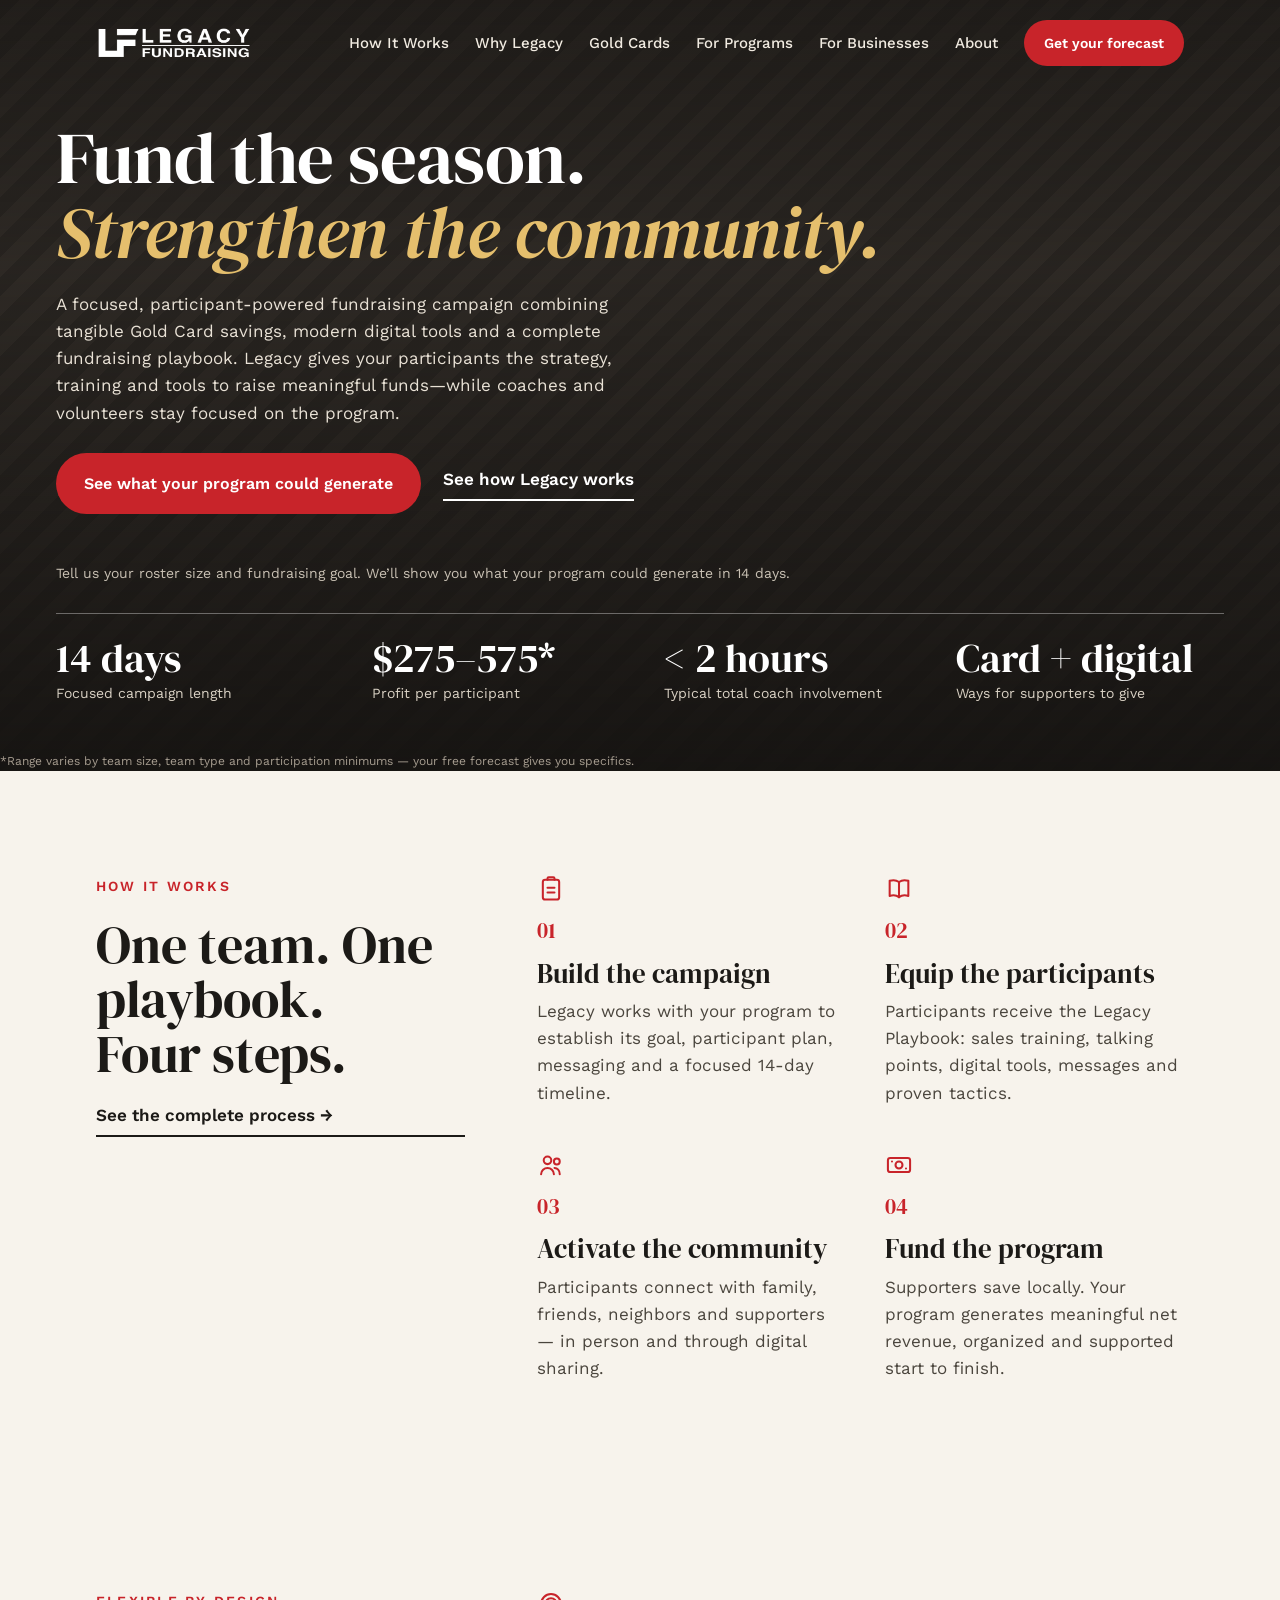
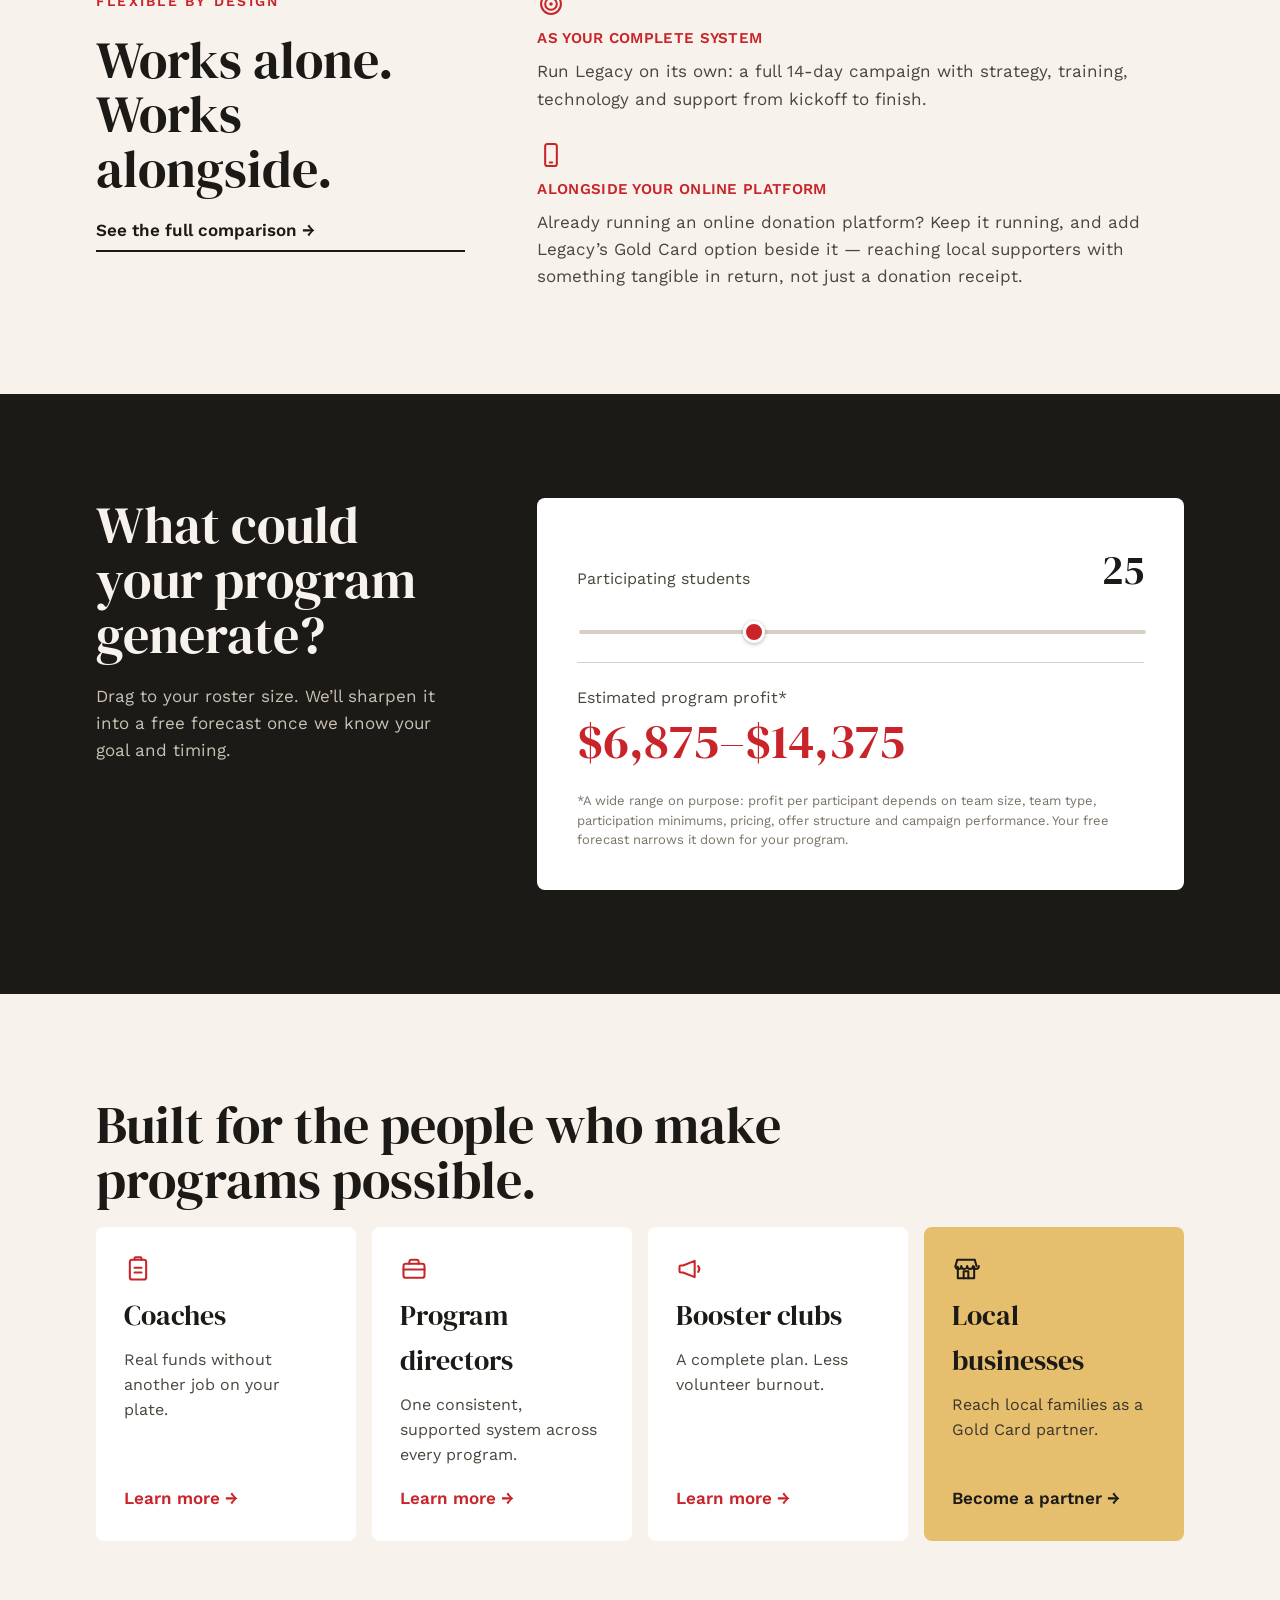
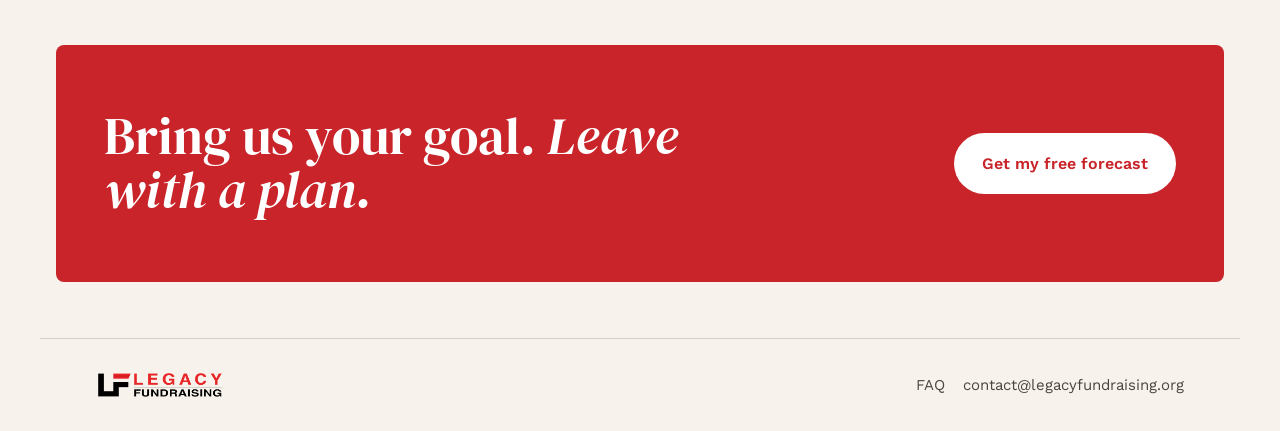
<file: index.html>
<!DOCTYPE html>
<html lang="en">
<head>
<meta charset="UTF-8">
<meta name="viewport" content="width=device-width, initial-scale=1.0">
<title>Legacy Fundraising | Fund the Season. Strengthen the Community.</title>
<meta name="description" content="A focused, participant-powered 14-day fundraising campaign combining tangible Gold Card savings, modern digital tools and a complete fundraising playbook.">
<meta property="og:title" content="Legacy Fundraising">
<meta property="og:description" content="A focused, participant-powered 14-day fundraising campaign combining tangible Gold Card savings, modern digital tools and a complete fundraising playbook.">
<meta property="og:type" content="website">
<link rel="icon" href="assets/favicon.svg" type="image/svg+xml">
<link rel="stylesheet" href="css/styles.css">
</head>
<body>

<div class="hero">
  <!-- REPLACE: full-bleed hero photo — participants + families at a community event,
       golden-hour light. Set it as a background-image on .hero in css/styles.css (see README.md). -->
  <header class="site-header site-header--on-hero">
    <div class="header-inner">
      <a href="index.html" aria-label="Legacy Fundraising home">
        <img src="assets/logo-horizontal.png" alt="Legacy Fundraising" class="logo-img dark-logo">
        <img src="assets/logo-horizontal.png" alt="Legacy Fundraising" class="logo-img light-logo">
      </a>
      <div class="site-nav">
        <button class="nav-toggle" data-nav-toggle aria-expanded="false" aria-controls="nav-menu" aria-label="Toggle menu">
          <span></span><span></span><span></span>
        </button>
        <ul class="nav-menu" id="nav-menu" data-nav-menu>
          <li><a href="how-it-works.html">How It Works</a></li>
          <li><a href="why-legacy.html">Why Legacy</a></li>
          <li><a href="gold-cards.html">Gold Cards</a></li>
          <li><a href="for-programs.html">For Programs</a></li>
          <li><a href="for-businesses.html">For Businesses</a></li>
          <li><a href="about.html">About</a></li>
          <li><a href="forecast.html" class="btn btn--primary btn--sm">Get your forecast</a></li>
        </ul>
      </div>
    </div>
  </header>

  <div class="hero-body">
    <h1>Fund the season.<br><span class="italic text-gold">Strengthen the community.</span></h1>
    <p>A focused, participant-powered fundraising campaign combining tangible Gold Card savings, modern digital tools and a complete fundraising playbook. Legacy gives your participants the strategy, training and tools to raise meaningful funds&mdash;while coaches and volunteers stay focused on the program.</p>
    <div class="hero-ctas">
      <a href="#profit-calculator" class="btn btn--primary">See what your program could generate</a>
      <a href="how-it-works.html" class="link-underline" style="color:#fff;">See how Legacy works</a>
    </div>
  </div>
  <p class="hero-support">Tell us your roster size and fundraising goal. We&rsquo;ll show you what your program could generate in 14 days.</p>

  <div class="stat-bar">
    <div class="stat"><div class="stat-num">14 days</div><div class="stat-label">Focused campaign length</div></div>
    <div class="stat"><div class="stat-num">$275&ndash;575*</div><div class="stat-label">Profit per participant</div></div>
    <div class="stat"><div class="stat-num">&lt; 2 hours</div><div class="stat-label">Typical total coach involvement</div></div>
    <div class="stat"><div class="stat-num">Card + digital</div><div class="stat-label">Ways for supporters to give</div></div>
  </div>
  <p style="position:relative;margin:16px var(--gutter) 0 0;font-size:12px;color:#a59c8f;">*Range varies by team size, team type and participation minimums &mdash; your free forecast gives you specifics.</p>
</div>

<section class="section">
  <div class="container two-col">
    <div class="stack">
      <div class="eyebrow">How it works</div>
      <h2>One team. One playbook.<br>Four steps.</h2>
      <a href="how-it-works.html" class="link-underline">See the complete process &rarr;</a>
    </div>
    <div class="steps-grid">
      <div class="step">
        <svg class="icon" viewBox="0 0 24 24" fill="none" stroke="currentColor" stroke-width="1.75" stroke-linecap="round" stroke-linejoin="round" aria-hidden="true"><rect x="5" y="4" width="14" height="17" rx="2"/><path d="M9 4V3a1 1 0 0 1 1-1h4a1 1 0 0 1 1 1v1"/><path d="M9 11h6M9 15h6"/></svg>
        <div class="step-num">01</div>
        <div class="step-title">Build the campaign</div>
        <p class="step-body">Legacy works with your program to establish its goal, participant plan, messaging and a focused 14-day timeline.</p>
      </div>
      <div class="step">
        <svg class="icon" viewBox="0 0 24 24" fill="none" stroke="currentColor" stroke-width="1.75" stroke-linecap="round" stroke-linejoin="round" aria-hidden="true"><path d="M12 6c-2-1.5-5-2-8-1v13c3-1 6-.5 8 1 2-1.5 5-2 8-1V5c-3-1-6-.5-8 1Z"/><path d="M12 6v13"/></svg>
        <div class="step-num">02</div>
        <div class="step-title">Equip the participants</div>
        <p class="step-body">Participants receive the Legacy Playbook: sales training, talking points, digital tools, messages and proven tactics.</p>
      </div>
      <div class="step">
        <svg class="icon" viewBox="0 0 24 24" fill="none" stroke="currentColor" stroke-width="1.75" stroke-linecap="round" stroke-linejoin="round" aria-hidden="true"><circle cx="9" cy="8" r="3.25"/><path d="M3.5 20c0-3.3 2.7-5.5 5.5-5.5s5.5 2.2 5.5 5.5"/><circle cx="17" cy="9" r="2.5"/><path d="M15 14.5c2.4.1 4.5 2 4.5 5.5"/></svg>
        <div class="step-num">03</div>
        <div class="step-title">Activate the community</div>
        <p class="step-body">Participants connect with family, friends, neighbors and supporters &mdash; in person and through digital sharing.</p>
      </div>
      <div class="step">
        <svg class="icon" viewBox="0 0 24 24" fill="none" stroke="currentColor" stroke-width="1.75" stroke-linecap="round" stroke-linejoin="round" aria-hidden="true"><rect x="2.5" y="6" width="19" height="12" rx="2"/><circle cx="12" cy="12" r="3"/><path d="M6 9v.01M18 15v.01"/></svg>
        <div class="step-num">04</div>
        <div class="step-title">Fund the program</div>
        <p class="step-body">Supporters save locally. Your program generates meaningful net revenue, organized and supported start to finish.</p>
      </div>
    </div>
  </div>
</section>

<section class="section">
  <div class="container two-col">
    <div class="stack">
      <div class="eyebrow">Flexible by design</div>
      <h2>Works alone.<br>Works alongside.</h2>
      <a href="why-legacy.html" class="link-underline">See the full comparison &rarr;</a>
    </div>
    <div class="feature-grid" style="grid-template-columns:1fr;">
      <div class="feature">
        <svg class="icon" viewBox="0 0 24 24" fill="none" stroke="currentColor" stroke-width="1.75" stroke-linecap="round" stroke-linejoin="round" aria-hidden="true"><circle cx="12" cy="12" r="8.5"/><circle cx="12" cy="12" r="5"/><circle cx="12" cy="12" r="1.5" fill="currentColor" stroke="none"/></svg>
        <div class="feature-title">As your complete system</div>
        <p class="feature-body">Run Legacy on its own: a full 14-day campaign with strategy, training, technology and support from kickoff to finish.</p>
      </div>
      <div class="feature">
        <svg class="icon" viewBox="0 0 24 24" fill="none" stroke="currentColor" stroke-width="1.75" stroke-linecap="round" stroke-linejoin="round" aria-hidden="true"><rect x="7" y="2.5" width="10" height="19" rx="2"/><path d="M11 18.5h2"/></svg>
        <div class="feature-title">Alongside your online platform</div>
        <p class="feature-body">Already running an online donation platform? Keep it running, and add Legacy&rsquo;s Gold Card option beside it &mdash; reaching local supporters with something tangible in return, not just a donation receipt.</p>
      </div>
    </div>
  </div>
</section>

<section class="section section--dark" id="profit-calculator">
  <div class="container two-col">
    <div class="stack">
      <h2>What could your program generate?</h2>
      <p style="color:#c9c1b4;">Drag to your roster size. We&rsquo;ll sharpen it into a free forecast once we know your goal and timing.</p>
    </div>
    <div class="slider-panel">
      <div class="slider-row">
        <span class="label">Participating students</span>
        <span class="value" data-roster-value>25</span>
      </div>
      <input type="range" min="10" max="60" step="1" value="25" data-roster-slider aria-label="Number of participating students">
      <div class="slider-result">
        <span class="label">Estimated program profit*</span>
        <span class="value" data-profit-range>$6,875&ndash;$14,375</span>
      </div>
      <p class="slider-footnote">*A wide range on purpose: profit per participant depends on team size, team type, participation minimums, pricing, offer structure and campaign performance. Your free forecast narrows it down for your program.</p>
    </div>
  </div>
</section>

<section class="section">
  <div class="container stack">
    <h2 style="max-width:820px;">Built for the people who make programs possible.</h2>
    <div class="card-grid">
      <div class="card">
        <svg class="icon" viewBox="0 0 24 24" fill="none" stroke="currentColor" stroke-width="1.75" stroke-linecap="round" stroke-linejoin="round" aria-hidden="true"><rect x="5" y="4" width="14" height="17" rx="2"/><path d="M9 4V3a1 1 0 0 1 1-1h4a1 1 0 0 1 1 1v1"/><path d="M9 11h6M9 15h6"/></svg>
        <div class="card-title">Coaches</div>
        <p class="card-body">Real funds without another job on your plate.</p>
        <a href="for-programs.html#coaches" class="card-link">Learn more &rarr;</a>
      </div>
      <div class="card">
        <svg class="icon" viewBox="0 0 24 24" fill="none" stroke="currentColor" stroke-width="1.75" stroke-linecap="round" stroke-linejoin="round" aria-hidden="true"><rect x="3" y="7.5" width="18" height="12" rx="2"/><path d="M8 7.5V6a2 2 0 0 1 2-2h4a2 2 0 0 1 2 2v1.5"/><path d="M3 12.5h18"/></svg>
        <div class="card-title">Program directors</div>
        <p class="card-body">One consistent, supported system across every program.</p>
        <a href="for-programs.html#program-directors" class="card-link">Learn more &rarr;</a>
      </div>
      <div class="card">
        <svg class="icon" viewBox="0 0 24 24" fill="none" stroke="currentColor" stroke-width="1.75" stroke-linecap="round" stroke-linejoin="round" aria-hidden="true"><path d="M3 10v4a1 1 0 0 0 1 1h2l10 4V5L6 9H4a1 1 0 0 0-1 1Z"/><path d="M19 9.5a4 4 0 0 1 0 5"/></svg>
        <div class="card-title">Booster clubs</div>
        <p class="card-body">A complete plan. Less volunteer burnout.</p>
        <a href="for-programs.html#booster-clubs" class="card-link">Learn more &rarr;</a>
      </div>
      <div class="card card--gold">
        <svg class="icon" viewBox="0 0 24 24" fill="none" stroke="currentColor" stroke-width="1.75" stroke-linecap="round" stroke-linejoin="round" aria-hidden="true"><path d="M3 9.5 4.5 4h15L21 9.5"/><path d="M3 9.5a2.5 2.5 0 0 0 5 0 2.5 2.5 0 0 0 5 0 2.5 2.5 0 0 0 5 0 2.5 2.5 0 0 0 5 0"/><path d="M5 10v10h14V10"/><path d="M10 20v-6h4v6"/></svg>
        <div class="card-title">Local businesses</div>
        <p class="card-body">Reach local families as a Gold Card partner.</p>
        <a href="for-businesses.html" class="card-link">Become a partner &rarr;</a>
      </div>
    </div>
  </div>
</section>

<div class="cta-band">
  <h2>Bring us your goal. <span class="italic">Leave with a plan.</span></h2>
  <a href="forecast.html" class="btn btn--white">Get my free forecast</a>
</div>

<footer class="site-footer">
  <a href="index.html"><img src="assets/logo-horizontal.png" alt="Legacy Fundraising" style="height:28px;"></a>
  <div class="footer-links">
    <a href="faq.html">FAQ</a>
    <a href="mailto:contact@legacyfundraising.org">contact@legacyfundraising.org</a>
  </div>
</footer>

<script src="js/main.js"></script>
</body>
</html>
</file>
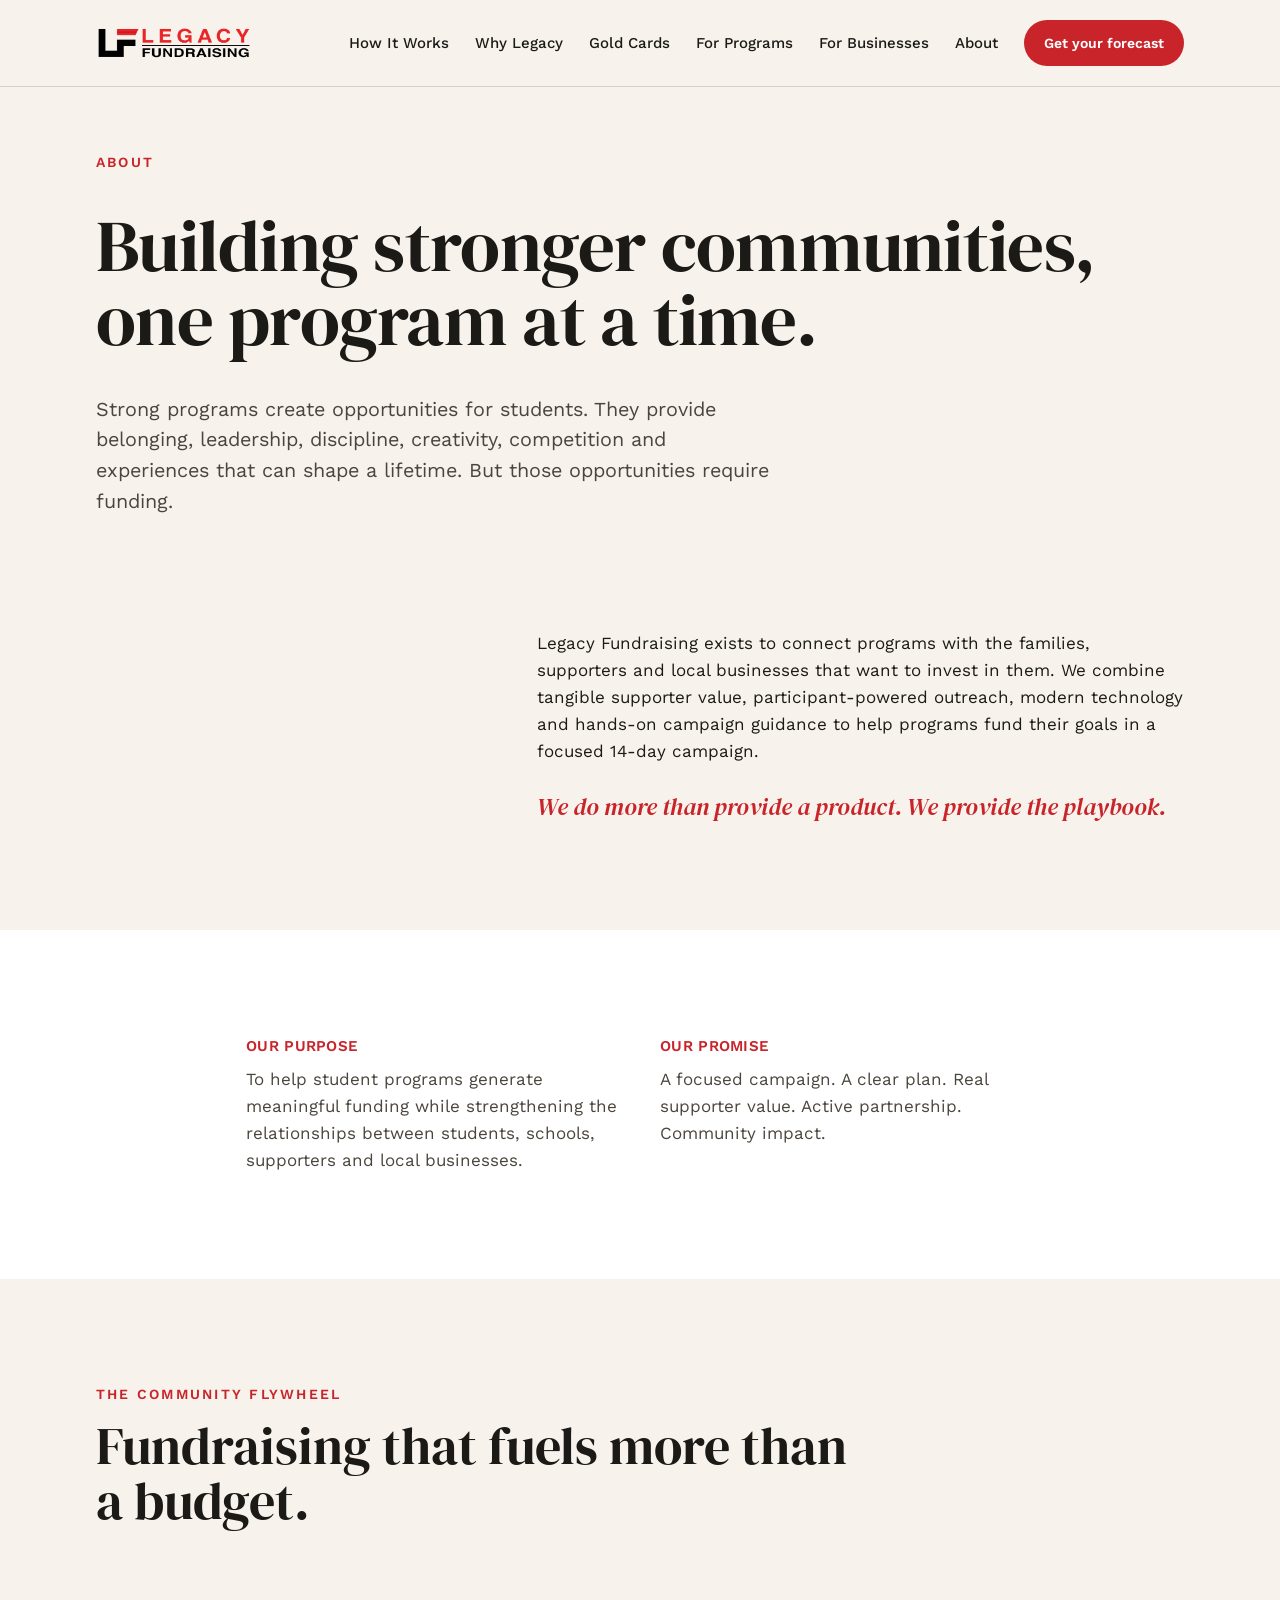
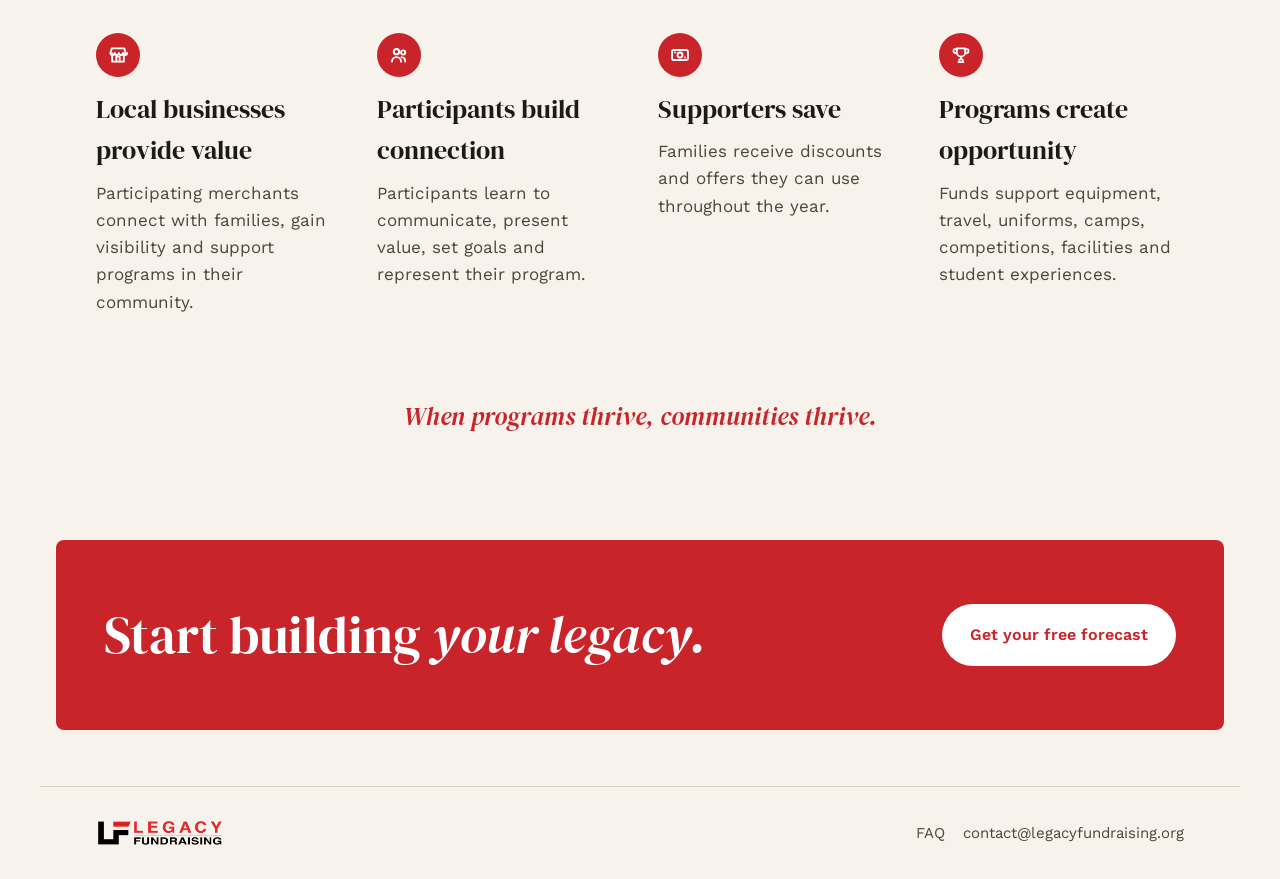
<file: about.html>
<!DOCTYPE html>
<html lang="en">
<head>
<meta charset="UTF-8">
<meta name="viewport" content="width=device-width, initial-scale=1.0">
<title>About | Legacy Fundraising</title>
<meta name="description" content="Legacy Fundraising exists to connect programs with the families, supporters and local businesses that want to invest in them.">
<meta property="og:title" content="About | Legacy Fundraising">
<meta property="og:description" content="Building stronger communities, one program at a time.">
<meta property="og:type" content="website">
<link rel="icon" href="assets/favicon.svg" type="image/svg+xml">
<link rel="stylesheet" href="css/styles.css">
</head>
<body>

<header class="site-header">
  <div class="header-inner">
    <a href="index.html" aria-label="Legacy Fundraising home">
      <img src="assets/logo-horizontal.png" alt="Legacy Fundraising" class="logo-img dark-logo">
      <img src="assets/logo-horizontal.png" alt="Legacy Fundraising" class="logo-img light-logo">
    </a>
    <div class="site-nav">
      <button class="nav-toggle" data-nav-toggle aria-expanded="false" aria-controls="nav-menu" aria-label="Toggle menu">
        <span></span><span></span><span></span>
      </button>
      <ul class="nav-menu" id="nav-menu" data-nav-menu>
        <li><a href="how-it-works.html">How It Works</a></li>
        <li><a href="why-legacy.html">Why Legacy</a></li>
        <li><a href="gold-cards.html">Gold Cards</a></li>
        <li><a href="for-programs.html">For Programs</a></li>
        <li><a href="for-businesses.html">For Businesses</a></li>
        <li><a href="about.html">About</a></li>
        <li><a href="forecast.html" class="btn btn--primary btn--sm">Get your forecast</a></li>
      </ul>
    </div>
  </div>
</header>

<section class="page-hero">
  <div class="container stack">
    <div class="eyebrow">About</div>
    <h1>Building stronger communities, one program at a time.</h1>
    <p class="lede">Strong programs create opportunities for students. They provide belonging, leadership, discipline, creativity, competition and experiences that can shape a lifetime. But those opportunities require funding.</p>
  </div>
</section>

<section class="section">
  <div class="container two-col">
    <div></div>
    <div class="stack" style="gap:22px;max-width:700px;">
      <p>Legacy Fundraising exists to connect programs with the families, supporters and local businesses that want to invest in them. We combine tangible supporter value, participant-powered outreach, modern technology and hands-on campaign guidance to help programs fund their goals in a focused 14-day campaign.</p>
      <p style="font-family:var(--font-serif);font-size:24px;font-style:italic;color:var(--red);">We do more than provide a product. We provide the playbook.</p>
    </div>
  </div>
</section>

<section class="section section--card" style="background:var(--card);">
  <div class="container feature-grid" style="max-width:900px;">
    <div class="feature">
      <div class="feature-title">Our purpose</div>
      <p class="feature-body">To help student programs generate meaningful funding while strengthening the relationships between students, schools, supporters and local businesses.</p>
    </div>
    <div class="feature">
      <div class="feature-title">Our promise</div>
      <p class="feature-body">A focused campaign. A clear plan. Real supporter value. Active partnership. Community impact.</p>
    </div>
  </div>
</section>

<section class="section">
  <div class="container stack" style="gap:56px;">
    <div class="section-head max">
      <div class="eyebrow">The community flywheel</div>
      <h2>Fundraising that fuels more than a budget.</h2>
    </div>
    <div class="flywheel-grid">
      <div>
        <div class="flywheel-num"><svg class="icon" viewBox="0 0 24 24" fill="none" stroke="currentColor" stroke-width="1.75" stroke-linecap="round" stroke-linejoin="round" aria-hidden="true"><path d="M3 9.5 4.5 4h15L21 9.5"/><path d="M3 9.5a2.5 2.5 0 0 0 5 0 2.5 2.5 0 0 0 5 0 2.5 2.5 0 0 0 5 0 2.5 2.5 0 0 0 5 0"/><path d="M5 10v10h14V10"/><path d="M10 20v-6h4v6"/></svg></div>
        <div class="flywheel-title">Local businesses provide value</div>
        <p class="flywheel-body">Participating merchants connect with families, gain visibility and support programs in their community.</p>
      </div>
      <div>
        <div class="flywheel-num"><svg class="icon" viewBox="0 0 24 24" fill="none" stroke="currentColor" stroke-width="1.75" stroke-linecap="round" stroke-linejoin="round" aria-hidden="true"><circle cx="9" cy="8" r="3.25"/><path d="M3.5 20c0-3.3 2.7-5.5 5.5-5.5s5.5 2.2 5.5 5.5"/><circle cx="17" cy="9" r="2.5"/><path d="M15 14.5c2.4.1 4.5 2 4.5 5.5"/></svg></div>
        <div class="flywheel-title">Participants build connection</div>
        <p class="flywheel-body">Participants learn to communicate, present value, set goals and represent their program.</p>
      </div>
      <div>
        <div class="flywheel-num"><svg class="icon" viewBox="0 0 24 24" fill="none" stroke="currentColor" stroke-width="1.75" stroke-linecap="round" stroke-linejoin="round" aria-hidden="true"><rect x="2.5" y="6" width="19" height="12" rx="2"/><circle cx="12" cy="12" r="3"/><path d="M6 9v.01M18 15v.01"/></svg></div>
        <div class="flywheel-title">Supporters save</div>
        <p class="flywheel-body">Families receive discounts and offers they can use throughout the year.</p>
      </div>
      <div>
        <div class="flywheel-num"><svg class="icon" viewBox="0 0 24 24" fill="none" stroke="currentColor" stroke-width="1.75" stroke-linecap="round" stroke-linejoin="round" aria-hidden="true"><path d="M7 4h10v5a5 5 0 0 1-10 0V4Z"/><path d="M7 5H4.5A1.5 1.5 0 0 0 3 6.5 3.5 3.5 0 0 0 6.5 10H7M17 5h2.5A1.5 1.5 0 0 1 21 6.5 3.5 3.5 0 0 1 17.5 10H17"/><path d="M12 14v3M9 20.5h6M10 20.5v-3.3M14 20.5v-3.3"/></svg></div>
        <div class="flywheel-title">Programs create opportunity</div>
        <p class="flywheel-body">Funds support equipment, travel, uniforms, camps, competitions, facilities and student experiences.</p>
      </div>
    </div>
    <div class="flywheel-close">When programs thrive, communities thrive.</div>
  </div>
</section>

<div class="cta-band">
  <h2>Start building <span class="italic">your legacy.</span></h2>
  <a href="forecast.html" class="btn btn--white">Get your free forecast</a>
</div>

<footer class="site-footer">
  <a href="index.html"><img src="assets/logo-horizontal.png" alt="Legacy Fundraising" style="height:28px;"></a>
  <div class="footer-links">
    <a href="faq.html">FAQ</a>
    <a href="mailto:contact@legacyfundraising.org">contact@legacyfundraising.org</a>
  </div>
</footer>

<script src="js/main.js"></script>
</body>
</html>
</file>
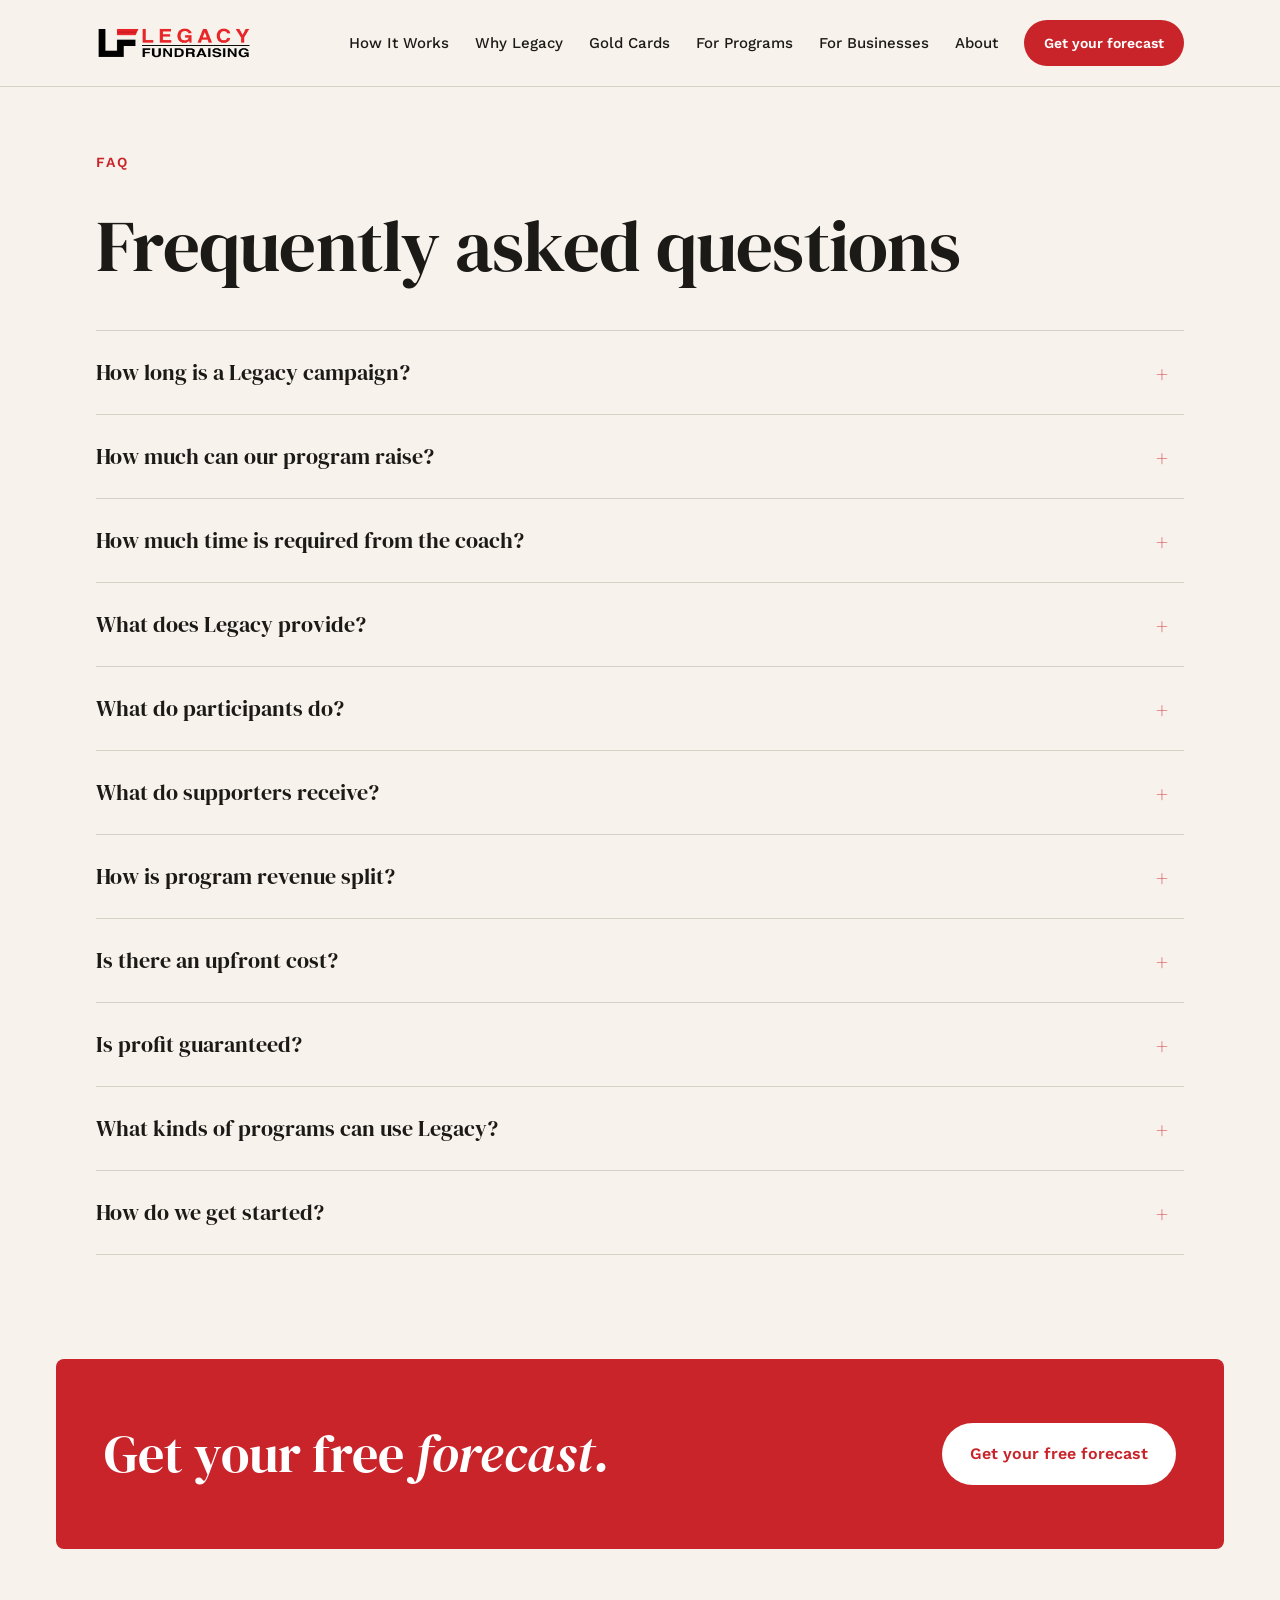
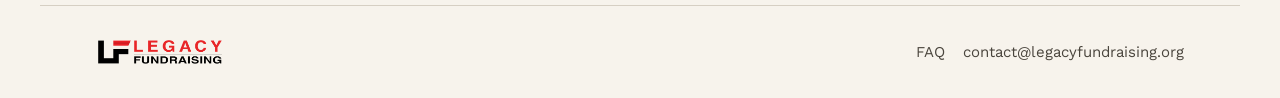
<file: faq.html>
<!DOCTYPE html>
<html lang="en">
<head>
<meta charset="UTF-8">
<meta name="viewport" content="width=device-width, initial-scale=1.0">
<title>FAQ | Legacy Fundraising</title>
<meta name="description" content="Answers to common questions about Legacy Fundraising's 14-day campaigns: timing, potential, coach involvement, cost and how to get started.">
<meta property="og:title" content="FAQ | Legacy Fundraising">
<meta property="og:description" content="Answers to common questions about Legacy Fundraising campaigns.">
<meta property="og:type" content="website">
<link rel="icon" href="assets/favicon.svg" type="image/svg+xml">
<link rel="stylesheet" href="css/styles.css">
</head>
<body>

<header class="site-header">
  <div class="header-inner">
    <a href="index.html" aria-label="Legacy Fundraising home">
      <img src="assets/logo-horizontal.png" alt="Legacy Fundraising" class="logo-img dark-logo">
      <img src="assets/logo-horizontal.png" alt="Legacy Fundraising" class="logo-img light-logo">
    </a>
    <div class="site-nav">
      <button class="nav-toggle" data-nav-toggle aria-expanded="false" aria-controls="nav-menu" aria-label="Toggle menu">
        <span></span><span></span><span></span>
      </button>
      <ul class="nav-menu" id="nav-menu" data-nav-menu>
        <li><a href="how-it-works.html">How It Works</a></li>
        <li><a href="why-legacy.html">Why Legacy</a></li>
        <li><a href="gold-cards.html">Gold Cards</a></li>
        <li><a href="for-programs.html">For Programs</a></li>
        <li><a href="for-businesses.html">For Businesses</a></li>
        <li><a href="about.html">About</a></li>
        <li><a href="forecast.html" class="btn btn--primary btn--sm">Get your forecast</a></li>
      </ul>
    </div>
  </div>
</header>

<section class="page-hero">
  <div class="container stack">
    <div class="eyebrow">FAQ</div>
    <h1>Frequently asked questions</h1>
  </div>
</section>

<section class="section" style="padding-top:40px;">
  <div class="container">
    <div class="faq-list">

      <div class="faq-item" data-faq-item>
        <button class="faq-q" data-faq-q aria-expanded="false">How long is a Legacy campaign?<span class="icon">+</span></button>
        <div class="faq-a" data-faq-a><p>Legacy campaigns are designed as focused 14-day fundraising sprints. A clear beginning and end helps maintain urgency, participation and momentum.</p></div>
      </div>

      <div class="faq-item" data-faq-item>
        <button class="faq-q" data-faq-q aria-expanded="false">How much can our program raise?<span class="icon">+</span></button>
        <div class="faq-a" data-faq-a><p>Net program profit per participating student typically runs $275&ndash;$575, and that range is intentionally wide: it depends on team size, team type, participation minimums, pricing, offer structure and campaign performance. Your free forecast narrows it down for your specific program. Results are not guaranteed.</p></div>
      </div>

      <div class="faq-item" data-faq-item>
        <button class="faq-q" data-faq-q aria-expanded="false">How much time is required from the coach?<span class="icon">+</span></button>
        <div class="faq-a" data-faq-a><p>Typical coach involvement is less than two hours across the campaign. Coaches support the kickoff and reinforce participation while Legacy provides the structure, tools and active campaign support.</p></div>
      </div>

      <div class="faq-item" data-faq-item>
        <button class="faq-q" data-faq-q aria-expanded="false">What does Legacy provide?<span class="icon">+</span></button>
        <div class="faq-a" data-faq-a><p>Legacy provides campaign strategy, technology, ready-to-use messaging, participant training, sales tactics, Gold Card support, digital giving options and active guidance throughout the campaign.</p></div>
      </div>

      <div class="faq-item" data-faq-item>
        <button class="faq-q" data-faq-q aria-expanded="false">What do participants do?<span class="icon">+</span></button>
        <div class="faq-a" data-faq-a><p>Participants learn the playbook, connect with their networks, share the Gold Card value story, use the available digital tools and work toward a clear individual goal.</p></div>
      </div>

      <div class="faq-item" data-faq-item>
        <button class="faq-q" data-faq-q aria-expanded="false">What do supporters receive?<span class="icon">+</span></button>
        <div class="faq-a" data-faq-a><p>Supporters can purchase a tangible Gold Card featuring local discounts and complimentary offers. Digital giving options are also available for supporters who prefer to contribute online.</p></div>
      </div>

      <div class="faq-item" data-faq-item>
        <button class="faq-q" data-faq-q aria-expanded="false">How is program revenue split?<span class="icon">+</span></button>
        <div class="faq-a" data-faq-a><p>Your program keeps the majority of campaign revenue. The exact split depends on your team size, program type and campaign structure &mdash; your free forecast will include specific numbers for your program.</p></div>
      </div>

      <div class="faq-item" data-faq-item>
        <button class="faq-q" data-faq-q aria-expanded="false">Is there an upfront cost?<span class="icon">+</span></button>
        <div class="faq-a" data-faq-a><p>There is no upfront cost to begin a standard Legacy campaign.</p></div>
      </div>

      <div class="faq-item" data-faq-item>
        <button class="faq-q" data-faq-q aria-expanded="false">Is profit guaranteed?<span class="icon">+</span></button>
        <div class="faq-a" data-faq-a><p>No fundraising result can be guaranteed. Results depend on participation, audience size, pricing, offer quality, execution and campaign engagement.</p></div>
      </div>

      <div class="faq-item" data-faq-item>
        <button class="faq-q" data-faq-q aria-expanded="false">What kinds of programs can use Legacy?<span class="icon">+</span></button>
        <div class="faq-a" data-faq-a><p>Legacy supports sports teams, bands, performing arts programs, clubs, academic organizations and other participant-led groups &mdash; athletic or not.</p></div>
      </div>

      <div class="faq-item" data-faq-item>
        <button class="faq-q" data-faq-q aria-expanded="false">How do we get started?<span class="icon">+</span></button>
        <div class="faq-a" data-faq-a><p>Submit a complimentary fundraising forecast request with your participant count, fundraising goal and preferred timing. A Legacy fundraising partner will help you evaluate the opportunity and next steps.</p></div>
      </div>

    </div>
  </div>
</section>

<div class="cta-band">
  <h2>Get your free <span class="italic">forecast.</span></h2>
  <a href="forecast.html" class="btn btn--white">Get your free forecast</a>
</div>

<footer class="site-footer">
  <a href="index.html"><img src="assets/logo-horizontal.png" alt="Legacy Fundraising" style="height:28px;"></a>
  <div class="footer-links">
    <a href="faq.html">FAQ</a>
    <a href="mailto:contact@legacyfundraising.org">contact@legacyfundraising.org</a>
  </div>
</footer>

<script src="js/main.js"></script>
</body>
</html>
</file>
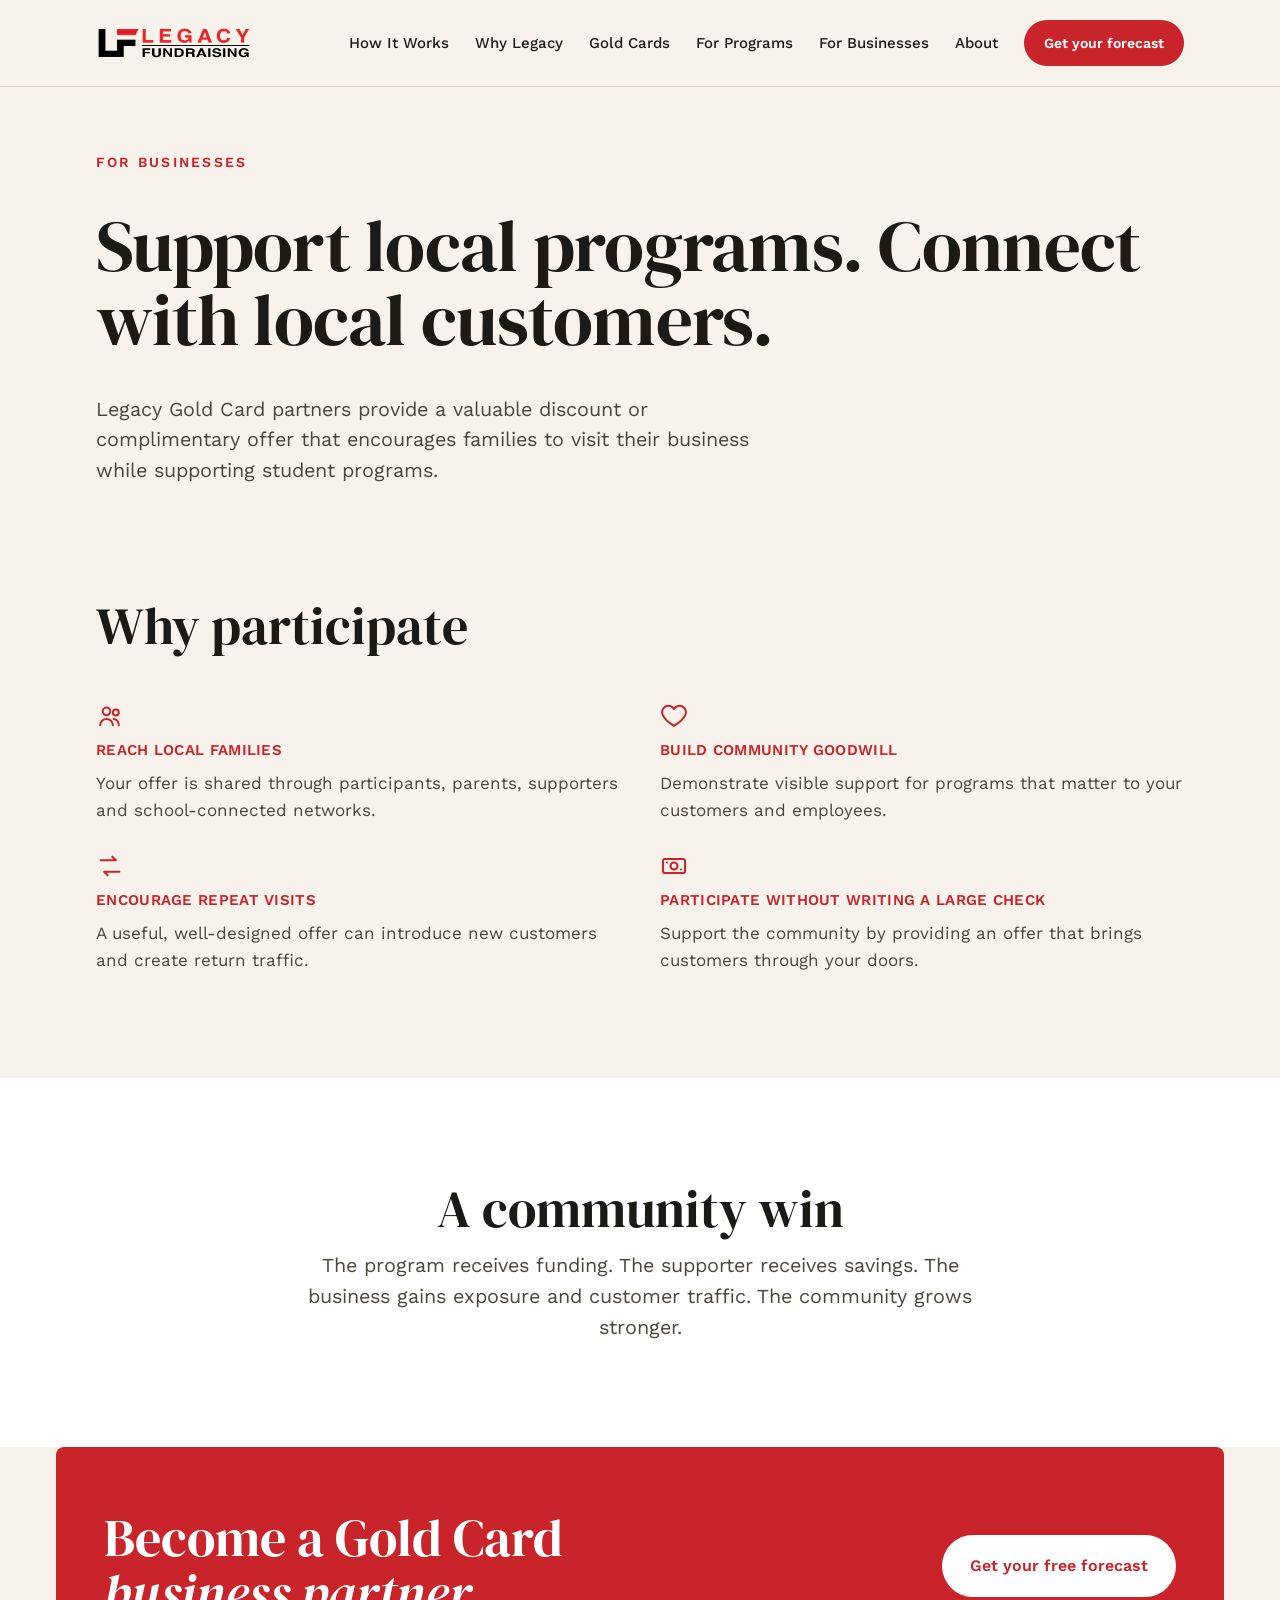
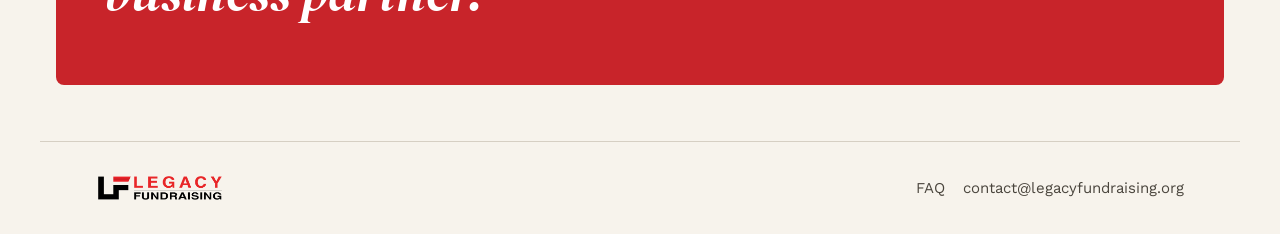
<file: for-businesses.html>
<!DOCTYPE html>
<html lang="en">
<head>
<meta charset="UTF-8">
<meta name="viewport" content="width=device-width, initial-scale=1.0">
<title>For Businesses | Legacy Fundraising</title>
<meta name="description" content="Become a Legacy Gold Card partner. Support local programs, reach local families, and build community goodwill without writing a large check.">
<meta property="og:title" content="For Businesses | Legacy Fundraising">
<meta property="og:description" content="Support local programs. Connect with local customers.">
<meta property="og:type" content="website">
<link rel="icon" href="assets/favicon.svg" type="image/svg+xml">
<link rel="stylesheet" href="css/styles.css">
</head>
<body>

<header class="site-header">
  <div class="header-inner">
    <a href="index.html" aria-label="Legacy Fundraising home">
      <img src="assets/logo-horizontal.png" alt="Legacy Fundraising" class="logo-img dark-logo">
      <img src="assets/logo-horizontal.png" alt="Legacy Fundraising" class="logo-img light-logo">
    </a>
    <div class="site-nav">
      <button class="nav-toggle" data-nav-toggle aria-expanded="false" aria-controls="nav-menu" aria-label="Toggle menu">
        <span></span><span></span><span></span>
      </button>
      <ul class="nav-menu" id="nav-menu" data-nav-menu>
        <li><a href="how-it-works.html">How It Works</a></li>
        <li><a href="why-legacy.html">Why Legacy</a></li>
        <li><a href="gold-cards.html">Gold Cards</a></li>
        <li><a href="for-programs.html">For Programs</a></li>
        <li><a href="for-businesses.html">For Businesses</a></li>
        <li><a href="about.html">About</a></li>
        <li><a href="forecast.html" class="btn btn--primary btn--sm">Get your forecast</a></li>
      </ul>
    </div>
  </div>
</header>

<section class="page-hero">
  <div class="container stack">
    <div class="eyebrow">For Businesses</div>
    <h1>Support local programs. Connect with local customers.</h1>
    <p class="lede">Legacy Gold Card partners provide a valuable discount or complimentary offer that encourages families to visit their business while supporting student programs.</p>
  </div>
</section>

<section class="section">
  <div class="container">
    <div class="section-head max">
      <h2>Why participate</h2>
    </div>
    <div class="feature-grid">
      <div class="feature">
        <svg class="icon" viewBox="0 0 24 24" fill="none" stroke="currentColor" stroke-width="1.75" stroke-linecap="round" stroke-linejoin="round" aria-hidden="true"><circle cx="9" cy="8" r="3.25"/><path d="M3.5 20c0-3.3 2.7-5.5 5.5-5.5s5.5 2.2 5.5 5.5"/><circle cx="17" cy="9" r="2.5"/><path d="M15 14.5c2.4.1 4.5 2 4.5 5.5"/></svg>
        <div class="feature-title">Reach local families</div>
        <p class="feature-body">Your offer is shared through participants, parents, supporters and school-connected networks.</p>
      </div>
      <div class="feature">
        <svg class="icon" viewBox="0 0 24 24" fill="none" stroke="currentColor" stroke-width="1.75" stroke-linecap="round" stroke-linejoin="round" aria-hidden="true"><path d="M12 20.5s-7.5-4.6-9.5-9A5 5 0 0 1 12 6a5 5 0 0 1 9.5 5.5c-2 4.4-9.5 9-9.5 9Z"/></svg>
        <div class="feature-title">Build community goodwill</div>
        <p class="feature-body">Demonstrate visible support for programs that matter to your customers and employees.</p>
      </div>
      <div class="feature">
        <svg class="icon" viewBox="0 0 24 24" fill="none" stroke="currentColor" stroke-width="1.75" stroke-linecap="round" stroke-linejoin="round" aria-hidden="true"><path d="M4 7h13l-3-3M20 17H7l3 3"/></svg>
        <div class="feature-title">Encourage repeat visits</div>
        <p class="feature-body">A useful, well-designed offer can introduce new customers and create return traffic.</p>
      </div>
      <div class="feature">
        <svg class="icon" viewBox="0 0 24 24" fill="none" stroke="currentColor" stroke-width="1.75" stroke-linecap="round" stroke-linejoin="round" aria-hidden="true"><rect x="2.5" y="6" width="19" height="12" rx="2"/><circle cx="12" cy="12" r="3"/><path d="M6 9v.01M18 15v.01"/></svg>
        <div class="feature-title">Participate without writing a large check</div>
        <p class="feature-body">Support the community by providing an offer that brings customers through your doors.</p>
      </div>
    </div>
  </div>
</section>

<section class="section section--card" style="background:var(--card);">
  <div class="container center stack" style="gap:14px;">
    <h2>A community win</h2>
    <p class="lede" style="margin:0 auto;max-width:720px;">The program receives funding. The supporter receives savings. The business gains exposure and customer traffic. The community grows stronger.</p>
  </div>
</section>

<div class="cta-band">
  <h2>Become a Gold Card <span class="italic">business partner.</span></h2>
  <a href="forecast.html" class="btn btn--white">Get your free forecast</a>
</div>

<footer class="site-footer">
  <a href="index.html"><img src="assets/logo-horizontal.png" alt="Legacy Fundraising" style="height:28px;"></a>
  <div class="footer-links">
    <a href="faq.html">FAQ</a>
    <a href="mailto:contact@legacyfundraising.org">contact@legacyfundraising.org</a>
  </div>
</footer>

<script src="js/main.js"></script>
</body>
</html>
</file>
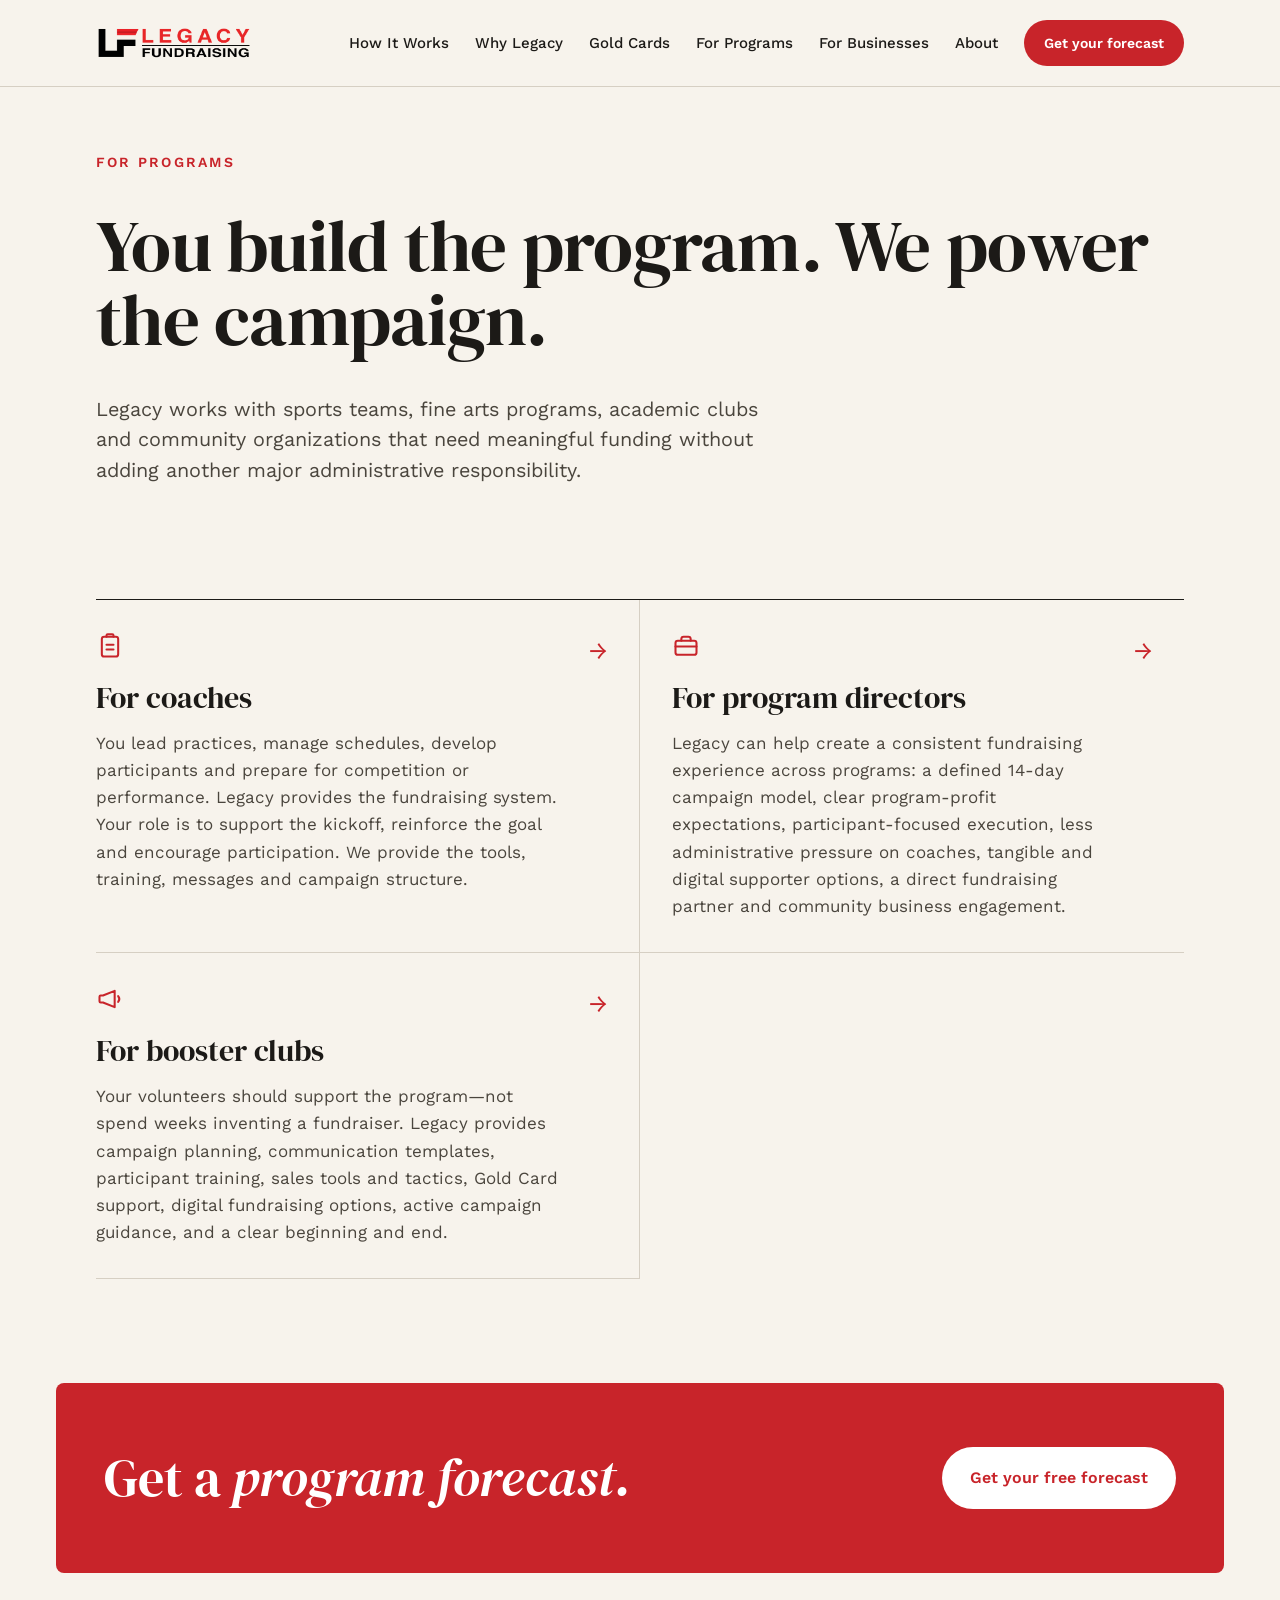
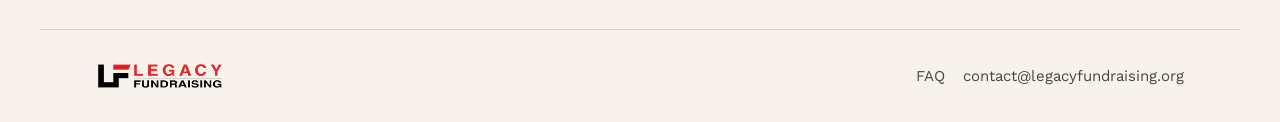
<file: for-programs.html>
<!DOCTYPE html>
<html lang="en">
<head>
<meta charset="UTF-8">
<meta name="viewport" content="width=device-width, initial-scale=1.0">
<title>For Programs | Legacy Fundraising</title>
<meta name="description" content="Legacy works with coaches, program directors and booster clubs to power meaningful fundraising campaigns without adding administrative burden.">
<meta property="og:title" content="For Programs | Legacy Fundraising">
<meta property="og:description" content="You build the program. We power the campaign.">
<meta property="og:type" content="website">
<link rel="icon" href="assets/favicon.svg" type="image/svg+xml">
<link rel="stylesheet" href="css/styles.css">
</head>
<body>

<header class="site-header">
  <div class="header-inner">
    <a href="index.html" aria-label="Legacy Fundraising home">
      <img src="assets/logo-horizontal.png" alt="Legacy Fundraising" class="logo-img dark-logo">
      <img src="assets/logo-horizontal.png" alt="Legacy Fundraising" class="logo-img light-logo">
    </a>
    <div class="site-nav">
      <button class="nav-toggle" data-nav-toggle aria-expanded="false" aria-controls="nav-menu" aria-label="Toggle menu">
        <span></span><span></span><span></span>
      </button>
      <ul class="nav-menu" id="nav-menu" data-nav-menu>
        <li><a href="how-it-works.html">How It Works</a></li>
        <li><a href="why-legacy.html">Why Legacy</a></li>
        <li><a href="gold-cards.html">Gold Cards</a></li>
        <li><a href="for-programs.html">For Programs</a></li>
        <li><a href="for-businesses.html">For Businesses</a></li>
        <li><a href="about.html">About</a></li>
        <li><a href="forecast.html" class="btn btn--primary btn--sm">Get your forecast</a></li>
      </ul>
    </div>
  </div>
</header>

<section class="page-hero">
  <div class="container stack">
    <div class="eyebrow">For Programs</div>
    <h1>You build the program. We power the campaign.</h1>
    <p class="lede">Legacy works with sports teams, fine arts programs, academic clubs and community organizations that need meaningful funding without adding another major administrative responsibility.</p>
  </div>
</section>

<section class="section">
  <div class="container">
    <div class="split-list">
      <div class="split-item" id="coaches">
        <div>
          <svg class="icon" viewBox="0 0 24 24" fill="none" stroke="currentColor" stroke-width="1.75" stroke-linecap="round" stroke-linejoin="round" aria-hidden="true"><rect x="5" y="4" width="14" height="17" rx="2"/><path d="M9 4V3a1 1 0 0 1 1-1h4a1 1 0 0 1 1 1v1"/><path d="M9 11h6M9 15h6"/></svg>
          <div class="split-item-title">For coaches</div>
          <p class="split-item-body">You lead practices, manage schedules, develop participants and prepare for competition or performance. Legacy provides the fundraising system. Your role is to support the kickoff, reinforce the goal and encourage participation. We provide the tools, training, messages and campaign structure.</p>
        </div>
        <span class="split-item-arrow">&rarr;</span>
      </div>
      <div class="split-item" id="program-directors">
        <div>
          <svg class="icon" viewBox="0 0 24 24" fill="none" stroke="currentColor" stroke-width="1.75" stroke-linecap="round" stroke-linejoin="round" aria-hidden="true"><rect x="3" y="7.5" width="18" height="12" rx="2"/><path d="M8 7.5V6a2 2 0 0 1 2-2h4a2 2 0 0 1 2 2v1.5"/><path d="M3 12.5h18"/></svg>
          <div class="split-item-title">For program directors</div>
          <p class="split-item-body">Legacy can help create a consistent fundraising experience across programs: a defined 14-day campaign model, clear program-profit expectations, participant-focused execution, less administrative pressure on coaches, tangible and digital supporter options, a direct fundraising partner and community business engagement.</p>
        </div>
        <span class="split-item-arrow">&rarr;</span>
      </div>
      <div class="split-item" id="booster-clubs">
        <div>
          <svg class="icon" viewBox="0 0 24 24" fill="none" stroke="currentColor" stroke-width="1.75" stroke-linecap="round" stroke-linejoin="round" aria-hidden="true"><path d="M3 10v4a1 1 0 0 0 1 1h2l10 4V5L6 9H4a1 1 0 0 0-1 1Z"/><path d="M19 9.5a4 4 0 0 1 0 5"/></svg>
          <div class="split-item-title">For booster clubs</div>
          <p class="split-item-body">Your volunteers should support the program&mdash;not spend weeks inventing a fundraiser. Legacy provides campaign planning, communication templates, participant training, sales tools and tactics, Gold Card support, digital fundraising options, active campaign guidance, and a clear beginning and end.</p>
        </div>
        <span class="split-item-arrow">&rarr;</span>
      </div>
    </div>
  </div>
</section>

<div class="cta-band">
  <h2>Get a <span class="italic">program forecast.</span></h2>
  <a href="forecast.html" class="btn btn--white">Get your free forecast</a>
</div>

<footer class="site-footer">
  <a href="index.html"><img src="assets/logo-horizontal.png" alt="Legacy Fundraising" style="height:28px;"></a>
  <div class="footer-links">
    <a href="faq.html">FAQ</a>
    <a href="mailto:contact@legacyfundraising.org">contact@legacyfundraising.org</a>
  </div>
</footer>

<script src="js/main.js"></script>
</body>
</html>
</file>
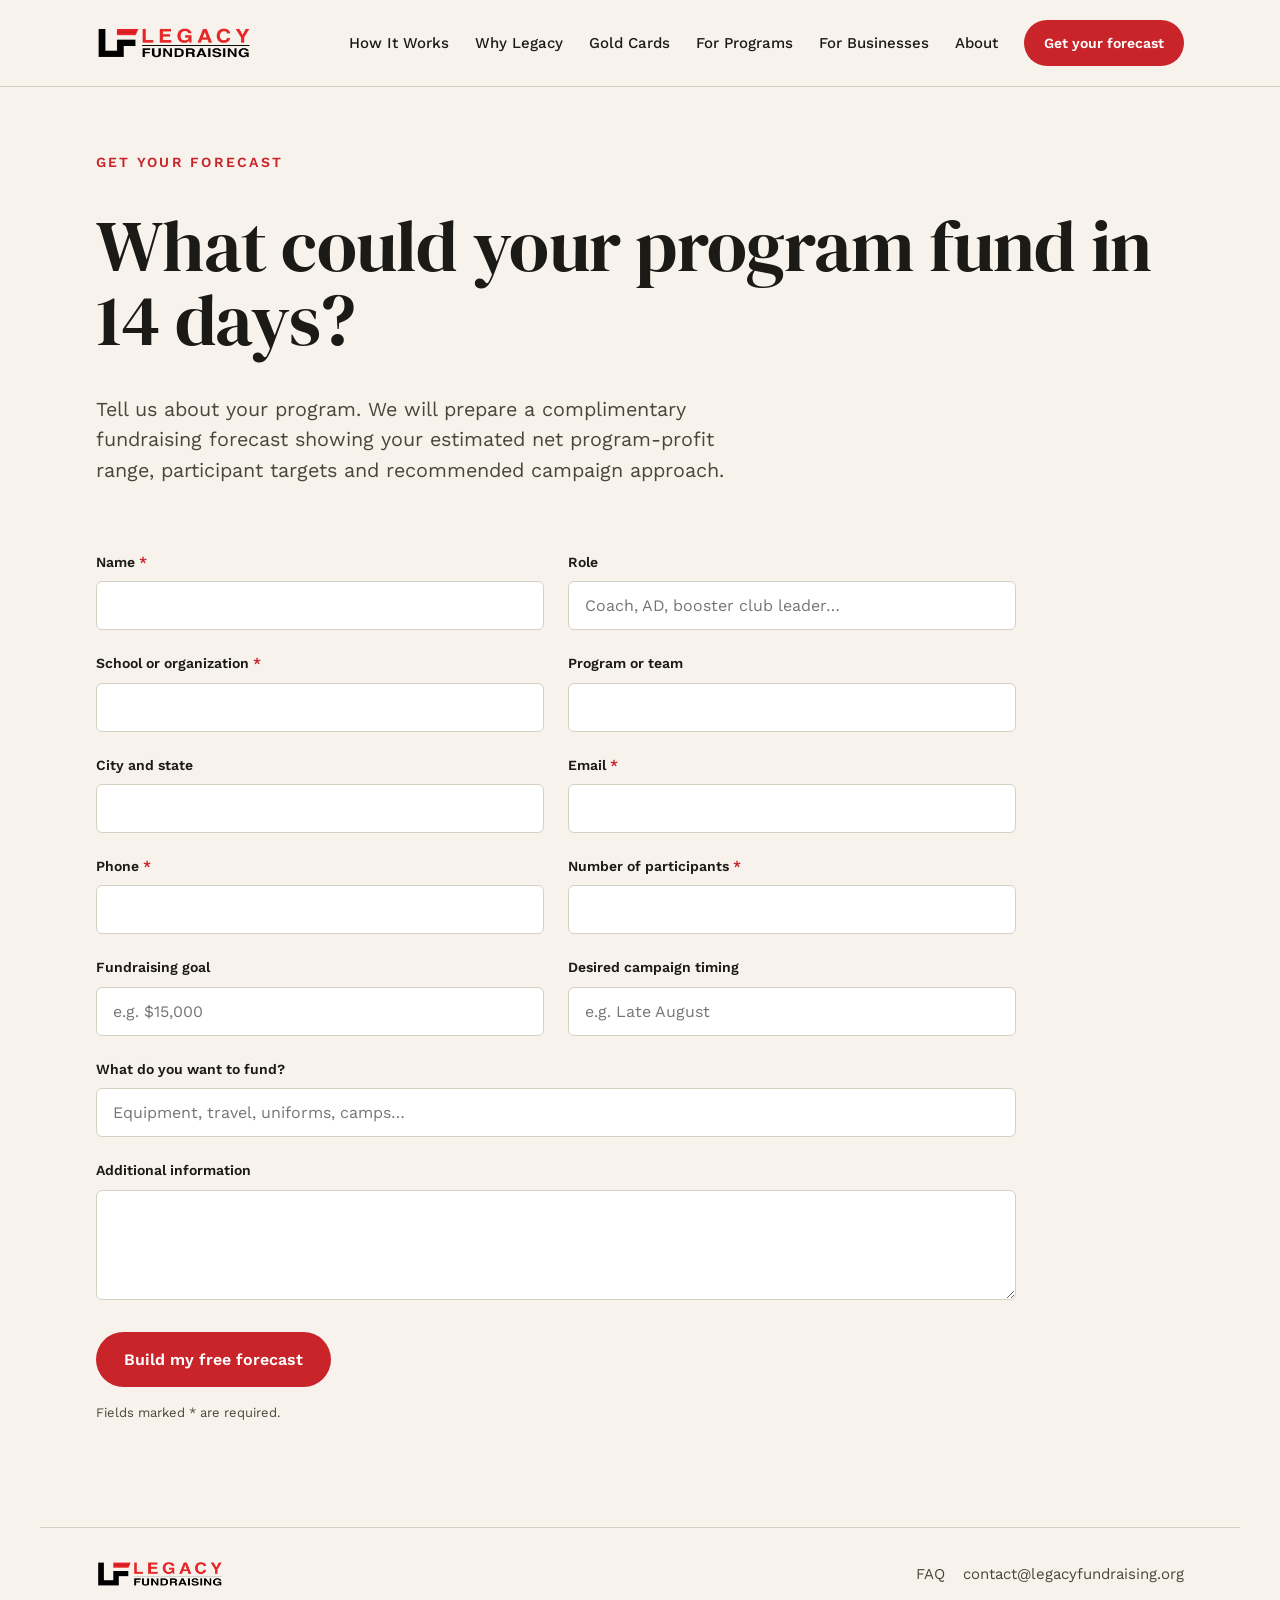
<file: forecast.html>
<!DOCTYPE html>
<html lang="en">
<head>
<meta charset="UTF-8">
<meta name="viewport" content="width=device-width, initial-scale=1.0">
<title>Get Your Free Fundraising Forecast | Legacy Fundraising</title>
<meta name="description" content="Tell us about your program and get a complimentary 14-day fundraising forecast: estimated net profit, participant targets and a recommended campaign approach.">
<meta property="og:title" content="Get Your Free Fundraising Forecast | Legacy Fundraising">
<meta property="og:description" content="What could your program fund in 14 days?">
<meta property="og:type" content="website">
<link rel="icon" href="assets/favicon.svg" type="image/svg+xml">
<link rel="stylesheet" href="css/styles.css">
</head>
<body>

<header class="site-header">
  <div class="header-inner">
    <a href="index.html" aria-label="Legacy Fundraising home">
      <img src="assets/logo-horizontal.png" alt="Legacy Fundraising" class="logo-img dark-logo">
      <img src="assets/logo-horizontal.png" alt="Legacy Fundraising" class="logo-img light-logo">
    </a>
    <div class="site-nav">
      <button class="nav-toggle" data-nav-toggle aria-expanded="false" aria-controls="nav-menu" aria-label="Toggle menu">
        <span></span><span></span><span></span>
      </button>
      <ul class="nav-menu" id="nav-menu" data-nav-menu>
        <li><a href="how-it-works.html">How It Works</a></li>
        <li><a href="why-legacy.html">Why Legacy</a></li>
        <li><a href="gold-cards.html">Gold Cards</a></li>
        <li><a href="for-programs.html">For Programs</a></li>
        <li><a href="for-businesses.html">For Businesses</a></li>
        <li><a href="about.html">About</a></li>
        <li><a href="forecast.html" class="btn btn--primary btn--sm">Get your forecast</a></li>
      </ul>
    </div>
  </div>
</header>

<section class="page-hero">
  <div class="container stack">
    <div class="eyebrow">Get your forecast</div>
    <h1>What could your program fund in 14 days?</h1>
    <p class="lede">Tell us about your program. We will prepare a complimentary fundraising forecast showing your estimated net program-profit range, participant targets and recommended campaign approach.</p>
  </div>
</section>

<section class="section" style="padding-top:56px;">
  <div class="container">
    <form
      class="stack"
      style="gap:32px;max-width:920px;"
      data-forecast-form
      action="https://formspree.io/f/mgavbraw"
      method="POST"
    >
      <div class="form-grid">
        <div class="field">
          <label for="name">Name <span class="req">*</span></label>
          <input type="text" id="name" name="name" autocomplete="name" required>
        </div>
        <div class="field">
          <label for="role">Role</label>
          <input type="text" id="role" name="role" placeholder="Coach, AD, booster club leader…" autocomplete="organization-title">
        </div>
        <div class="field">
          <label for="org">School or organization <span class="req">*</span></label>
          <input type="text" id="org" name="school_or_organization" autocomplete="organization" required>
        </div>
        <div class="field">
          <label for="program">Program or team</label>
          <input type="text" id="program" name="program_or_team">
        </div>
        <div class="field">
          <label for="city-state">City and state</label>
          <input type="text" id="city-state" name="city_state" autocomplete="address-level2">
        </div>
        <div class="field">
          <label for="email">Email <span class="req">*</span></label>
          <input type="email" id="email" name="email" autocomplete="email" required>
        </div>
        <div class="field">
          <label for="phone">Phone <span class="req">*</span></label>
          <input type="tel" id="phone" name="phone" autocomplete="tel" required>
        </div>
        <div class="field">
          <label for="participants">Number of participants <span class="req">*</span></label>
          <input type="number" id="participants" name="number_of_participants" min="1" required>
        </div>
        <div class="field">
          <label for="goal">Fundraising goal</label>
          <input type="text" id="goal" name="fundraising_goal" placeholder="e.g. $15,000">
        </div>
        <div class="field">
          <label for="timing">Desired campaign timing</label>
          <input type="text" id="timing" name="desired_timing" placeholder="e.g. Late August">
        </div>
        <div class="field full">
          <label for="what-to-fund">What do you want to fund?</label>
          <input type="text" id="what-to-fund" name="what_to_fund" placeholder="Equipment, travel, uniforms, camps…">
        </div>
        <div class="field full">
          <label for="notes">Additional information</label>
          <textarea id="notes" name="additional_information"></textarea>
        </div>
      </div>

      <div class="stack" style="gap:16px;">
        <button type="submit" class="btn btn--primary" style="align-self:flex-start;">Build my free forecast</button>
        <p class="form-note">Fields marked <span class="req">*</span> are required.</p>
        <div class="form-status" data-form-status></div>
      </div>
    </form>
  </div>
</section>

<footer class="site-footer">
  <a href="index.html"><img src="assets/logo-horizontal.png" alt="Legacy Fundraising" style="height:28px;"></a>
  <div class="footer-links">
    <a href="faq.html">FAQ</a>
    <a href="mailto:contact@legacyfundraising.org">contact@legacyfundraising.org</a>
  </div>
</footer>

<script src="js/main.js"></script>
</body>
</html>
</file>
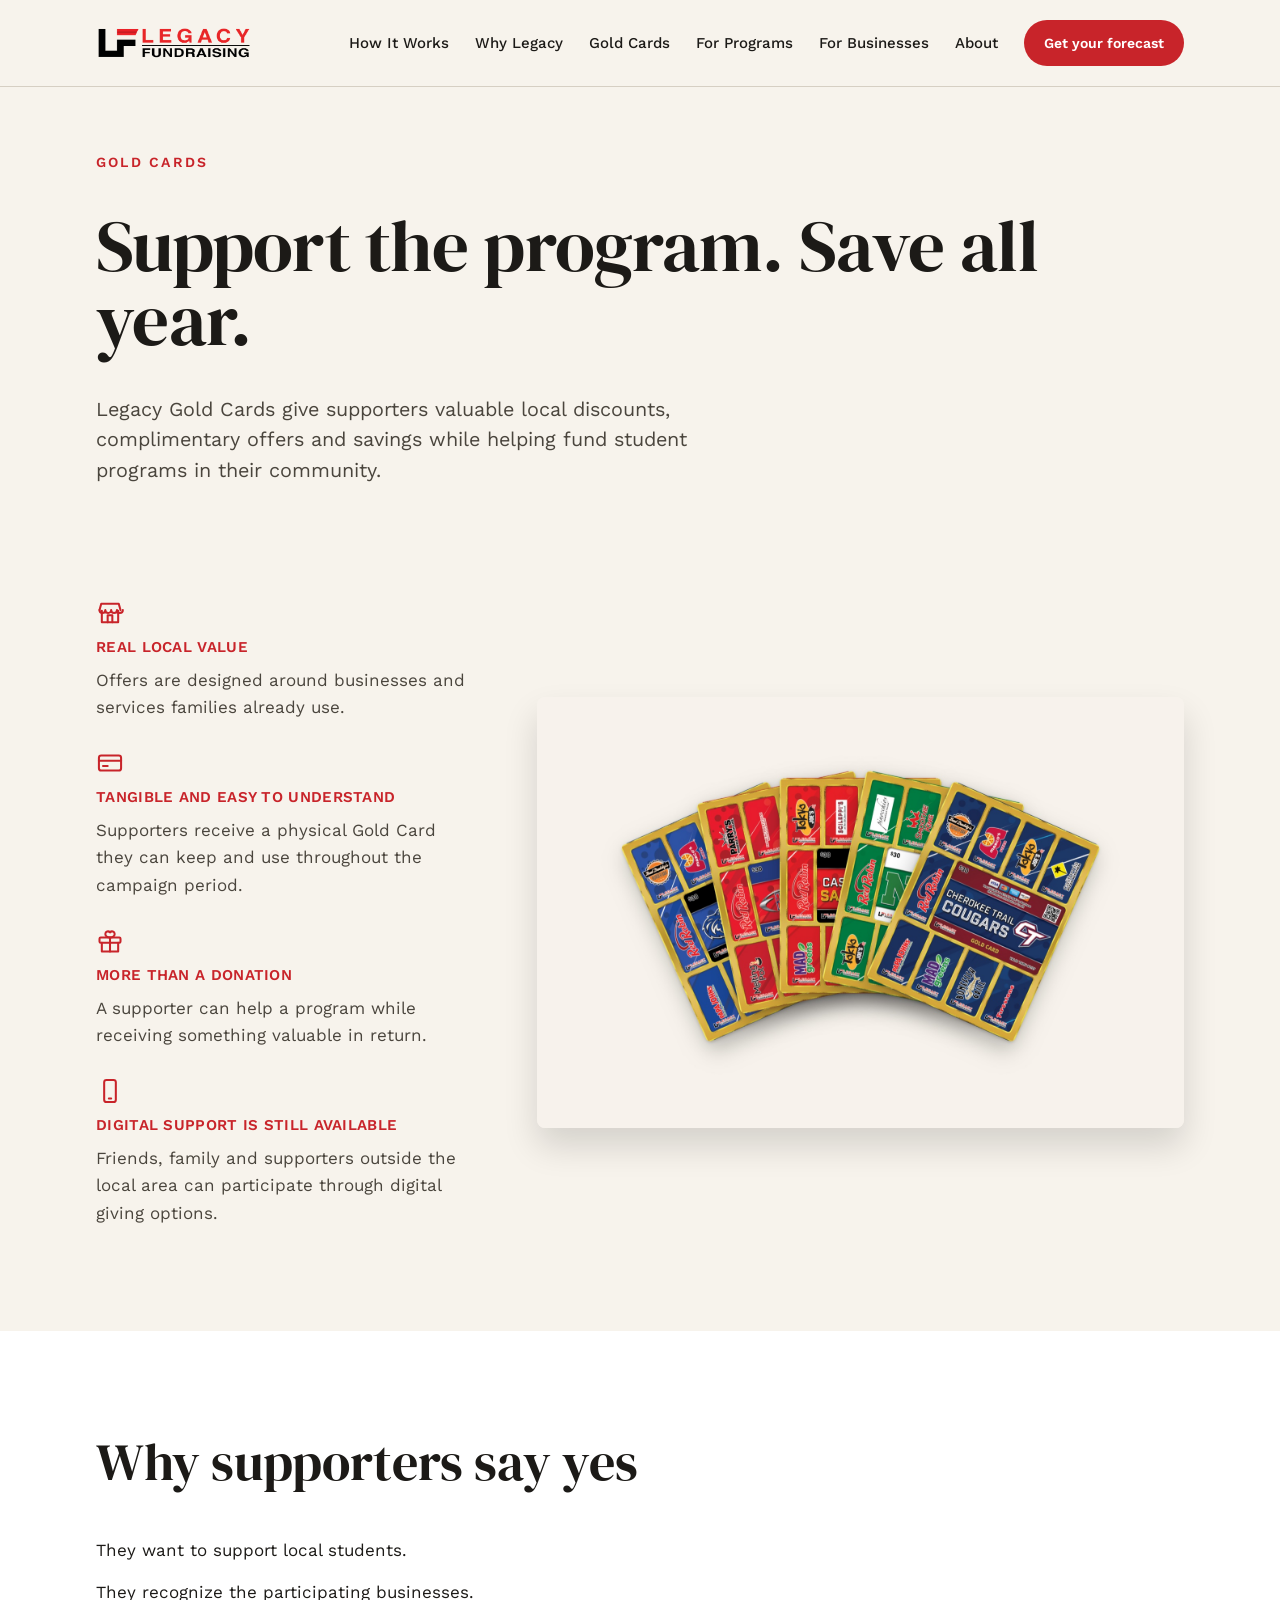
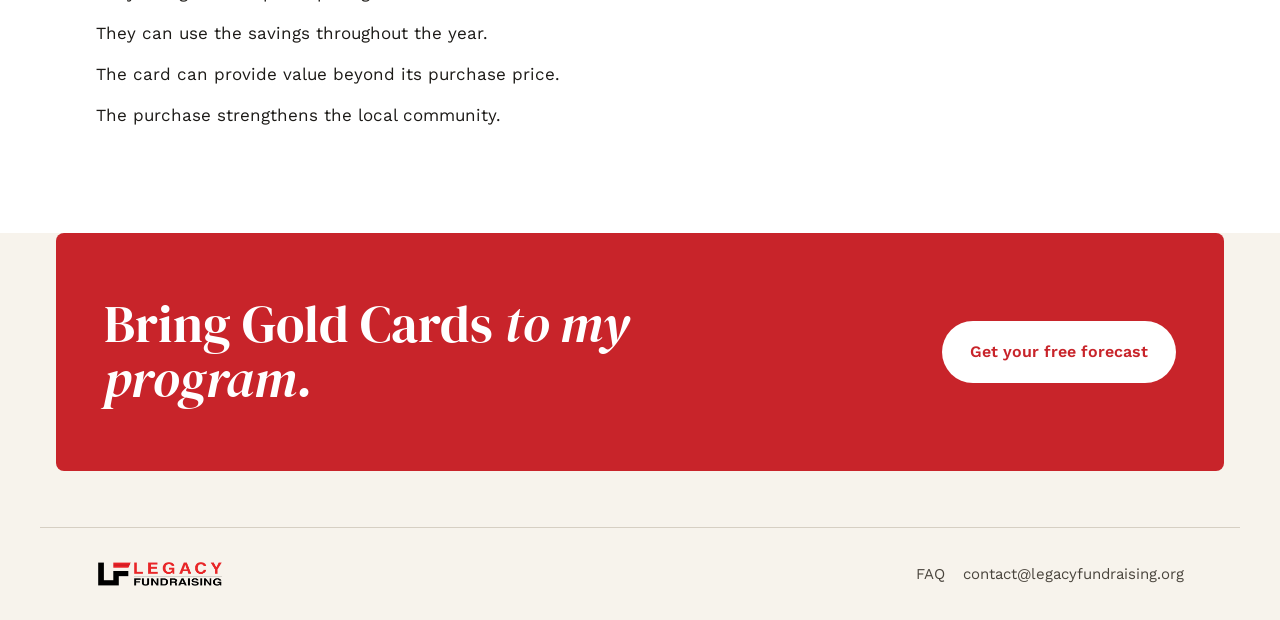
<file: gold-cards.html>
<!DOCTYPE html>
<html lang="en">
<head>
<meta charset="UTF-8">
<meta name="viewport" content="width=device-width, initial-scale=1.0">
<title>Gold Cards | Legacy Fundraising</title>
<meta name="description" content="Legacy Gold Cards give supporters valuable local discounts, complimentary offers and savings while helping fund student programs in their community.">
<meta property="og:title" content="Gold Cards | Legacy Fundraising">
<meta property="og:description" content="Support the program. Save all year.">
<meta property="og:type" content="website">
<link rel="icon" href="assets/favicon.svg" type="image/svg+xml">
<link rel="stylesheet" href="css/styles.css">
</head>
<body>

<header class="site-header">
  <div class="header-inner">
    <a href="index.html" aria-label="Legacy Fundraising home">
      <img src="assets/logo-horizontal.png" alt="Legacy Fundraising" class="logo-img dark-logo">
      <img src="assets/logo-horizontal.png" alt="Legacy Fundraising" class="logo-img light-logo">
    </a>
    <div class="site-nav">
      <button class="nav-toggle" data-nav-toggle aria-expanded="false" aria-controls="nav-menu" aria-label="Toggle menu">
        <span></span><span></span><span></span>
      </button>
      <ul class="nav-menu" id="nav-menu" data-nav-menu>
        <li><a href="how-it-works.html">How It Works</a></li>
        <li><a href="why-legacy.html">Why Legacy</a></li>
        <li><a href="gold-cards.html">Gold Cards</a></li>
        <li><a href="for-programs.html">For Programs</a></li>
        <li><a href="for-businesses.html">For Businesses</a></li>
        <li><a href="about.html">About</a></li>
        <li><a href="forecast.html" class="btn btn--primary btn--sm">Get your forecast</a></li>
      </ul>
    </div>
  </div>
</header>

<section class="page-hero">
  <div class="container stack">
    <div class="eyebrow">Gold Cards</div>
    <h1>Support the program. Save all year.</h1>
    <p class="lede">Legacy Gold Cards give supporters valuable local discounts, complimentary offers and savings while helping fund student programs in their community.</p>
  </div>
</section>

<section class="section">
  <div class="container two-col" style="align-items:center;">
    <div class="feature-grid" style="grid-template-columns:1fr;">
      <div class="feature">
        <svg class="icon" viewBox="0 0 24 24" fill="none" stroke="currentColor" stroke-width="1.75" stroke-linecap="round" stroke-linejoin="round" aria-hidden="true"><path d="M3 9.5 4.5 4h15L21 9.5"/><path d="M3 9.5a2.5 2.5 0 0 0 5 0 2.5 2.5 0 0 0 5 0 2.5 2.5 0 0 0 5 0 2.5 2.5 0 0 0 5 0"/><path d="M5 10v10h14V10"/><path d="M10 20v-6h4v6"/></svg>
        <div class="feature-title">Real local value</div>
        <p class="feature-body">Offers are designed around businesses and services families already use.</p>
      </div>
      <div class="feature">
        <svg class="icon" viewBox="0 0 24 24" fill="none" stroke="currentColor" stroke-width="1.75" stroke-linecap="round" stroke-linejoin="round" aria-hidden="true"><rect x="2.5" y="5.5" width="19" height="13" rx="2"/><path d="M2.5 10h19"/><path d="M6 14.5h4"/></svg>
        <div class="feature-title">Tangible and easy to understand</div>
        <p class="feature-body">Supporters receive a physical Gold Card they can keep and use throughout the campaign period.</p>
      </div>
      <div class="feature">
        <svg class="icon" viewBox="0 0 24 24" fill="none" stroke="currentColor" stroke-width="1.75" stroke-linecap="round" stroke-linejoin="round" aria-hidden="true"><rect x="3" y="9" width="18" height="4.5" rx="1"/><path d="M5 13.5V21h14v-7.5"/><path d="M12 9V21"/><path d="M12 9C9.5 9 8 7.5 8 6a2.25 2.25 0 0 1 4-1.4A2.25 2.25 0 0 1 16 6c0 1.5-1.5 3-4 3Z"/></svg>
        <div class="feature-title">More than a donation</div>
        <p class="feature-body">A supporter can help a program while receiving something valuable in return.</p>
      </div>
      <div class="feature">
        <svg class="icon" viewBox="0 0 24 24" fill="none" stroke="currentColor" stroke-width="1.75" stroke-linecap="round" stroke-linejoin="round" aria-hidden="true"><rect x="7" y="2.5" width="10" height="19" rx="2"/><path d="M11 18.5h2"/></svg>
        <div class="feature-title">Digital support is still available</div>
        <p class="feature-body">Friends, family and supporters outside the local area can participate through digital giving options.</p>
      </div>
    </div>
    <img src="assets/cards/gold-card-fan.jpg" alt="A fan of five Legacy Gold Cards for different schools — Grandview Wolves, Heritage Eagles, Castle View Sabercats, Niwot Cougars and Cherokee Trail Cougars — each featuring local business discounts" style="width:100%;border-radius:8px;box-shadow:0 18px 34px rgba(0,0,0,.14);">
  </div>
</section>

<section class="section section--card" style="background:var(--card);">
  <div class="container">
    <div class="section-head max">
      <h2>Why supporters say yes</h2>
    </div>
    <ul class="stack" style="gap:14px;max-width:640px;">
      <li>They want to support local students.</li>
      <li>They recognize the participating businesses.</li>
      <li>They can use the savings throughout the year.</li>
      <li>The card can provide value beyond its purchase price.</li>
      <li>The purchase strengthens the local community.</li>
    </ul>
  </div>
</section>

<div class="cta-band">
  <h2>Bring Gold Cards <span class="italic">to my program.</span></h2>
  <a href="forecast.html" class="btn btn--white">Get your free forecast</a>
</div>

<footer class="site-footer">
  <a href="index.html"><img src="assets/logo-horizontal.png" alt="Legacy Fundraising" style="height:28px;"></a>
  <div class="footer-links">
    <a href="faq.html">FAQ</a>
    <a href="mailto:contact@legacyfundraising.org">contact@legacyfundraising.org</a>
  </div>
</footer>

<script src="js/main.js"></script>
</body>
</html>
</file>
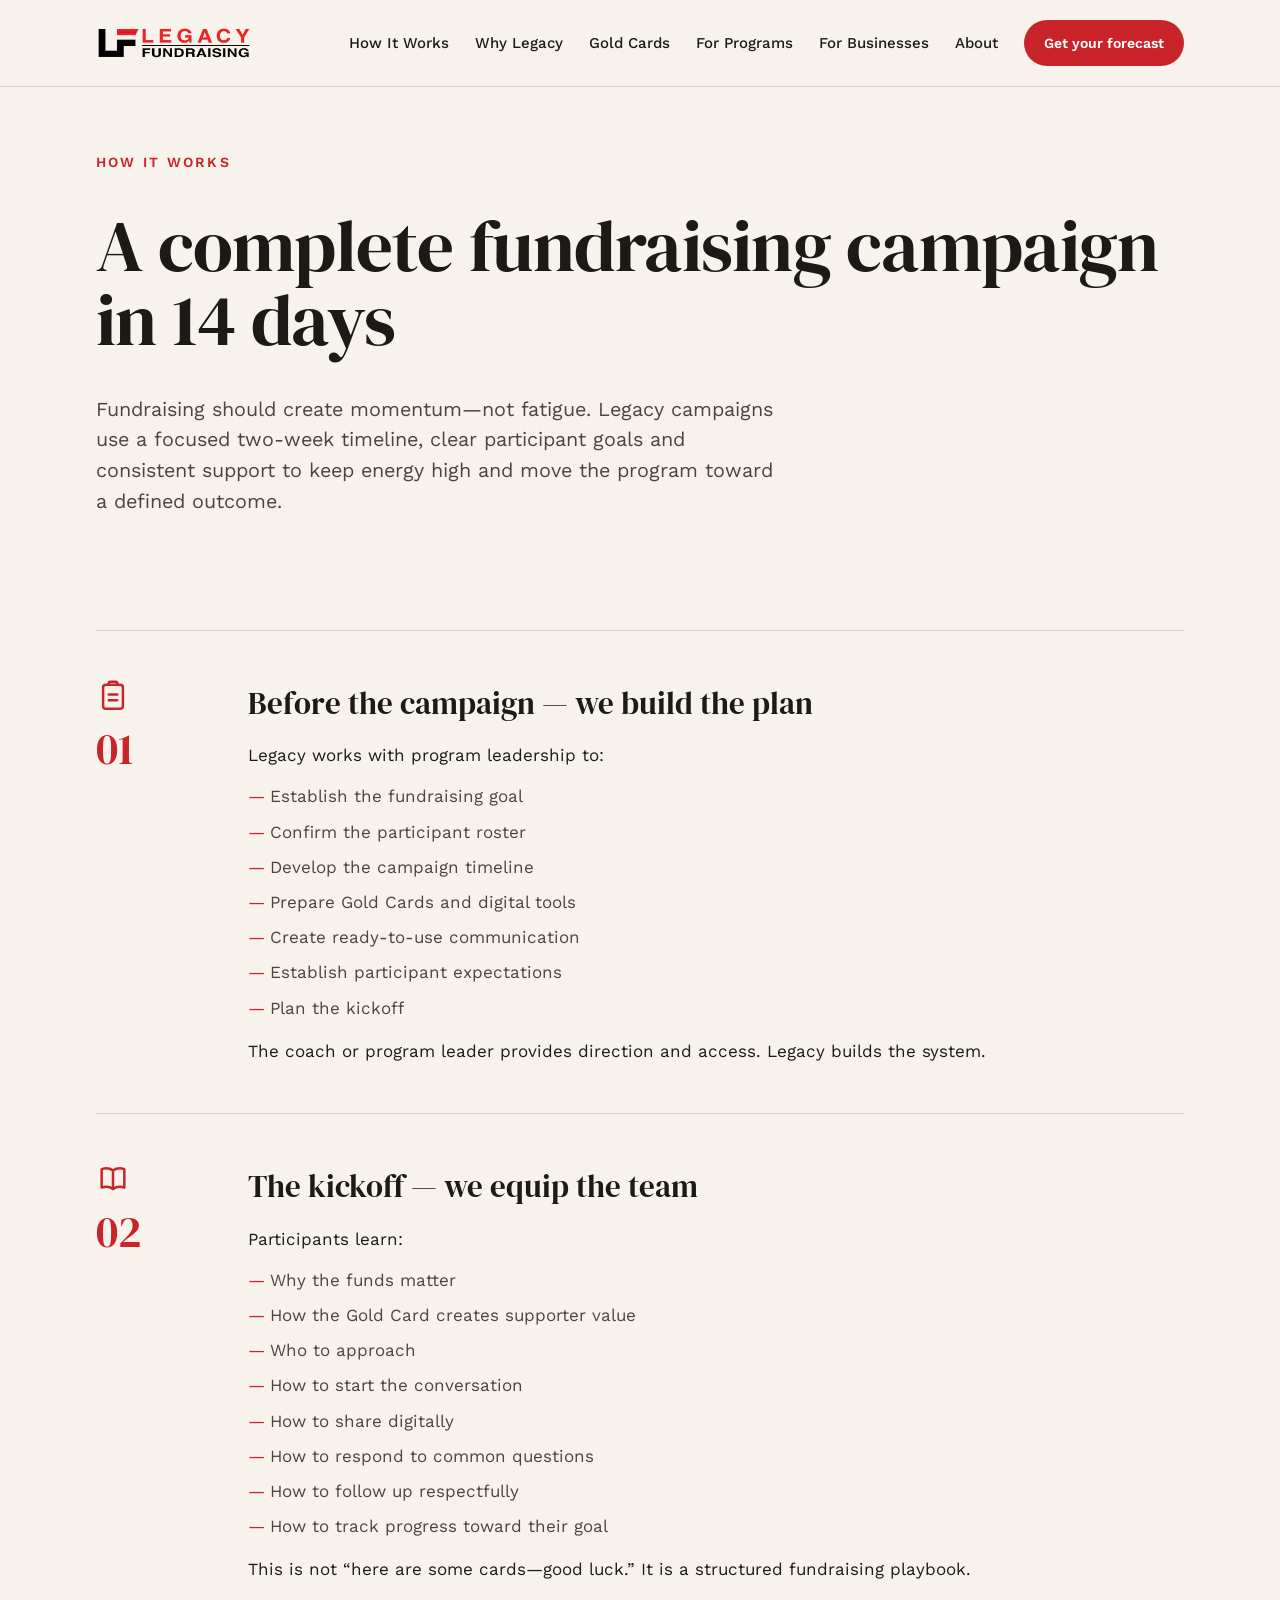
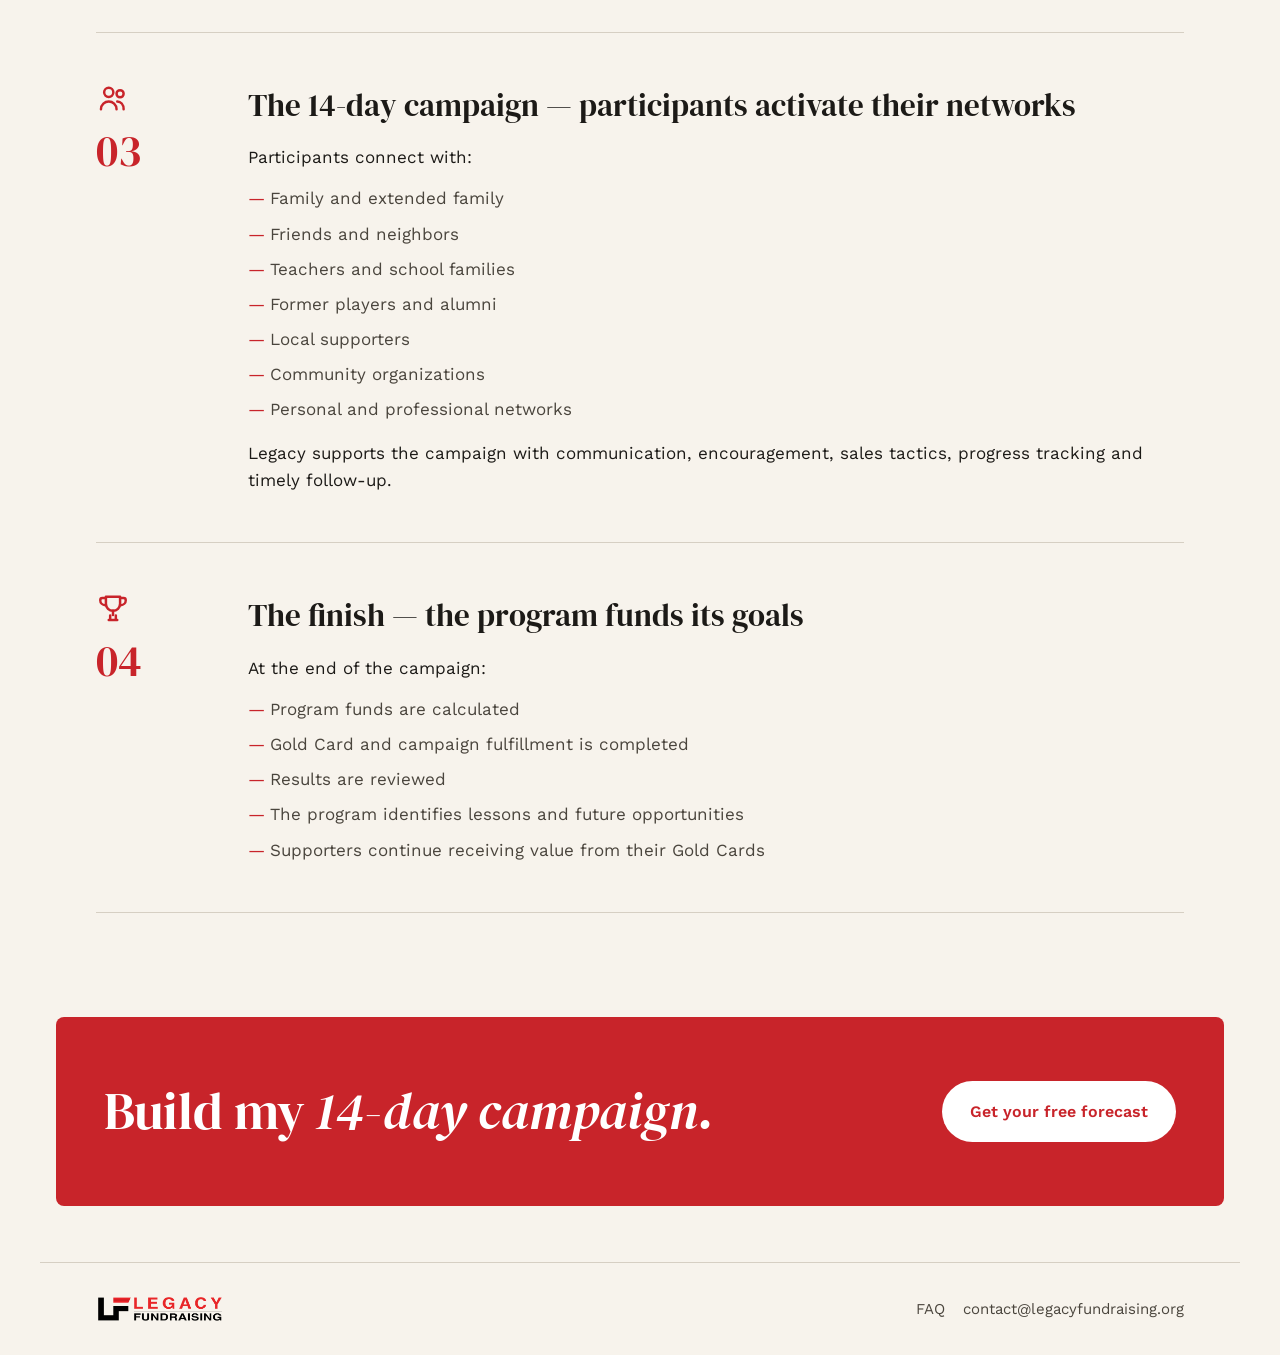
<file: how-it-works.html>
<!DOCTYPE html>
<html lang="en">
<head>
<meta charset="UTF-8">
<meta name="viewport" content="width=device-width, initial-scale=1.0">
<title>How It Works | Legacy Fundraising</title>
<meta name="description" content="A complete fundraising campaign in 14 days: how Legacy builds the plan, equips your participants, runs the campaign and helps your program hit its goal.">
<meta property="og:title" content="How It Works | Legacy Fundraising">
<meta property="og:description" content="A complete fundraising campaign in 14 days.">
<meta property="og:type" content="website">
<link rel="icon" href="assets/favicon.svg" type="image/svg+xml">
<link rel="stylesheet" href="css/styles.css">
</head>
<body>

<header class="site-header">
  <div class="header-inner">
    <a href="index.html" aria-label="Legacy Fundraising home">
      <img src="assets/logo-horizontal.png" alt="Legacy Fundraising" class="logo-img dark-logo">
      <img src="assets/logo-horizontal.png" alt="Legacy Fundraising" class="logo-img light-logo">
    </a>
    <div class="site-nav">
      <button class="nav-toggle" data-nav-toggle aria-expanded="false" aria-controls="nav-menu" aria-label="Toggle menu">
        <span></span><span></span><span></span>
      </button>
      <ul class="nav-menu" id="nav-menu" data-nav-menu>
        <li><a href="how-it-works.html">How It Works</a></li>
        <li><a href="why-legacy.html">Why Legacy</a></li>
        <li><a href="gold-cards.html">Gold Cards</a></li>
        <li><a href="for-programs.html">For Programs</a></li>
        <li><a href="for-businesses.html">For Businesses</a></li>
        <li><a href="about.html">About</a></li>
        <li><a href="forecast.html" class="btn btn--primary btn--sm">Get your forecast</a></li>
      </ul>
    </div>
  </div>
</header>

<section class="page-hero">
  <div class="container stack">
    <div class="eyebrow">How it works</div>
    <h1>A complete fundraising campaign in 14 days</h1>
    <p class="lede">Fundraising should create momentum&mdash;not fatigue. Legacy campaigns use a focused two-week timeline, clear participant goals and consistent support to keep energy high and move the program toward a defined outcome.</p>
  </div>
</section>

<section class="section">
  <div class="container">
    <div class="phase">
      <div class="phase-icon-col">
        <svg class="icon icon--lg" viewBox="0 0 24 24" fill="none" stroke="currentColor" stroke-width="1.75" stroke-linecap="round" stroke-linejoin="round" aria-hidden="true"><rect x="5" y="4" width="14" height="17" rx="2"/><path d="M9 4V3a1 1 0 0 1 1-1h4a1 1 0 0 1 1 1v1"/><path d="M9 11h6M9 15h6"/></svg>
        <div class="phase-num">01</div>
      </div>
      <div>
        <div class="phase-title">Before the campaign &mdash; we build the plan</div>
        <p>Legacy works with program leadership to:</p>
        <ul>
          <li>Establish the fundraising goal</li>
          <li>Confirm the participant roster</li>
          <li>Develop the campaign timeline</li>
          <li>Prepare Gold Cards and digital tools</li>
          <li>Create ready-to-use communication</li>
          <li>Establish participant expectations</li>
          <li>Plan the kickoff</li>
        </ul>
        <p class="mt-16">The coach or program leader provides direction and access. Legacy builds the system.</p>
      </div>
    </div>

    <div class="phase">
      <div class="phase-icon-col">
        <svg class="icon icon--lg" viewBox="0 0 24 24" fill="none" stroke="currentColor" stroke-width="1.75" stroke-linecap="round" stroke-linejoin="round" aria-hidden="true"><path d="M12 6c-2-1.5-5-2-8-1v13c3-1 6-.5 8 1 2-1.5 5-2 8-1V5c-3-1-6-.5-8 1Z"/><path d="M12 6v13"/></svg>
        <div class="phase-num">02</div>
      </div>
      <div>
        <div class="phase-title">The kickoff &mdash; we equip the team</div>
        <p>Participants learn:</p>
        <ul>
          <li>Why the funds matter</li>
          <li>How the Gold Card creates supporter value</li>
          <li>Who to approach</li>
          <li>How to start the conversation</li>
          <li>How to share digitally</li>
          <li>How to respond to common questions</li>
          <li>How to follow up respectfully</li>
          <li>How to track progress toward their goal</li>
        </ul>
        <p class="mt-16">This is not &ldquo;here are some cards&mdash;good luck.&rdquo; It is a structured fundraising playbook.</p>
      </div>
    </div>

    <div class="phase">
      <div class="phase-icon-col">
        <svg class="icon icon--lg" viewBox="0 0 24 24" fill="none" stroke="currentColor" stroke-width="1.75" stroke-linecap="round" stroke-linejoin="round" aria-hidden="true"><circle cx="9" cy="8" r="3.25"/><path d="M3.5 20c0-3.3 2.7-5.5 5.5-5.5s5.5 2.2 5.5 5.5"/><circle cx="17" cy="9" r="2.5"/><path d="M15 14.5c2.4.1 4.5 2 4.5 5.5"/></svg>
        <div class="phase-num">03</div>
      </div>
      <div>
        <div class="phase-title">The 14-day campaign &mdash; participants activate their networks</div>
        <p>Participants connect with:</p>
        <ul>
          <li>Family and extended family</li>
          <li>Friends and neighbors</li>
          <li>Teachers and school families</li>
          <li>Former players and alumni</li>
          <li>Local supporters</li>
          <li>Community organizations</li>
          <li>Personal and professional networks</li>
        </ul>
        <p class="mt-16">Legacy supports the campaign with communication, encouragement, sales tactics, progress tracking and timely follow-up.</p>
      </div>
    </div>

    <div class="phase">
      <div class="phase-icon-col">
        <svg class="icon icon--lg" viewBox="0 0 24 24" fill="none" stroke="currentColor" stroke-width="1.75" stroke-linecap="round" stroke-linejoin="round" aria-hidden="true"><path d="M7 4h10v5a5 5 0 0 1-10 0V4Z"/><path d="M7 5H4.5A1.5 1.5 0 0 0 3 6.5 3.5 3.5 0 0 0 6.5 10H7M17 5h2.5A1.5 1.5 0 0 1 21 6.5 3.5 3.5 0 0 1 17.5 10H17"/><path d="M12 14v3M9 20.5h6M10 20.5v-3.3M14 20.5v-3.3"/></svg>
        <div class="phase-num">04</div>
      </div>
      <div>
        <div class="phase-title">The finish &mdash; the program funds its goals</div>
        <p>At the end of the campaign:</p>
        <ul>
          <li>Program funds are calculated</li>
          <li>Gold Card and campaign fulfillment is completed</li>
          <li>Results are reviewed</li>
          <li>The program identifies lessons and future opportunities</li>
          <li>Supporters continue receiving value from their Gold Cards</li>
        </ul>
      </div>
    </div>
  </div>
</section>

<div class="cta-band">
  <h2>Build my <span class="italic">14-day campaign.</span></h2>
  <a href="forecast.html" class="btn btn--white">Get your free forecast</a>
</div>

<footer class="site-footer">
  <a href="index.html"><img src="assets/logo-horizontal.png" alt="Legacy Fundraising" style="height:28px;"></a>
  <div class="footer-links">
    <a href="faq.html">FAQ</a>
    <a href="mailto:contact@legacyfundraising.org">contact@legacyfundraising.org</a>
  </div>
</footer>

<script src="js/main.js"></script>
</body>
</html>
</file>
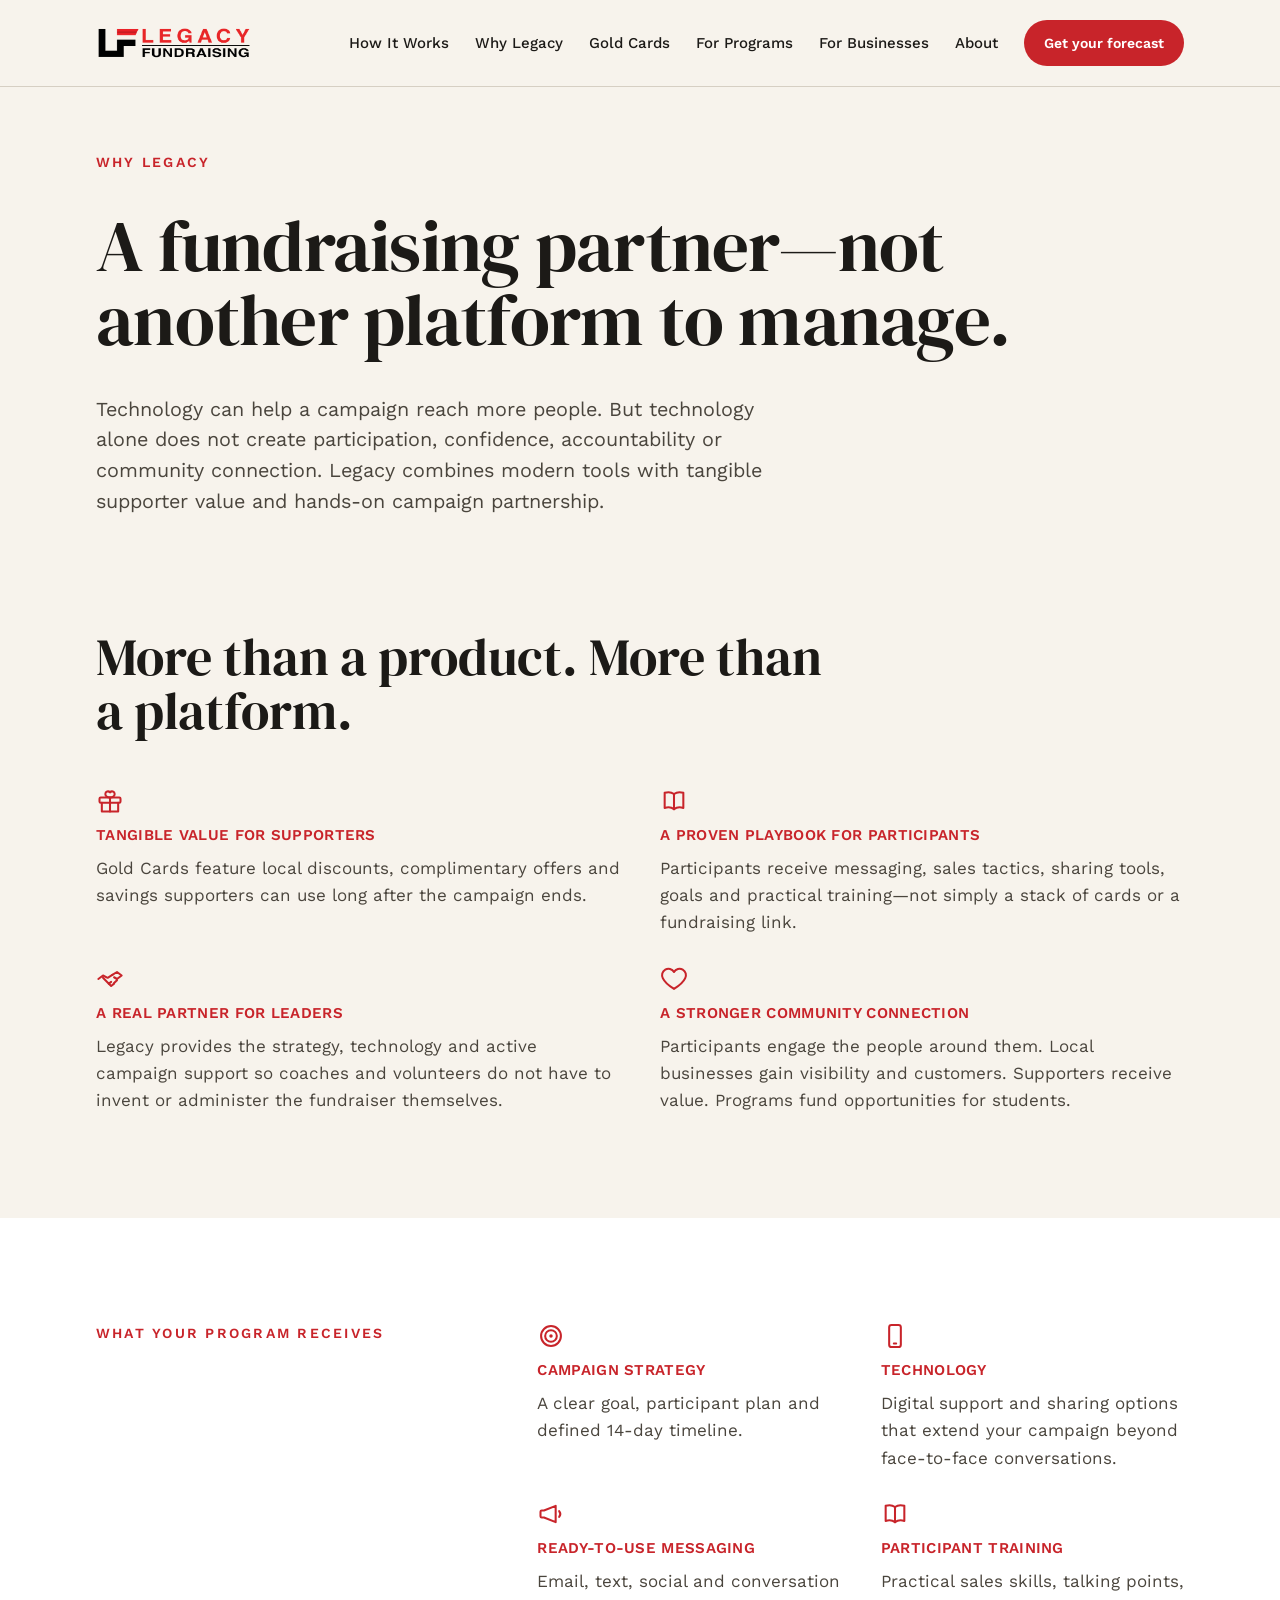
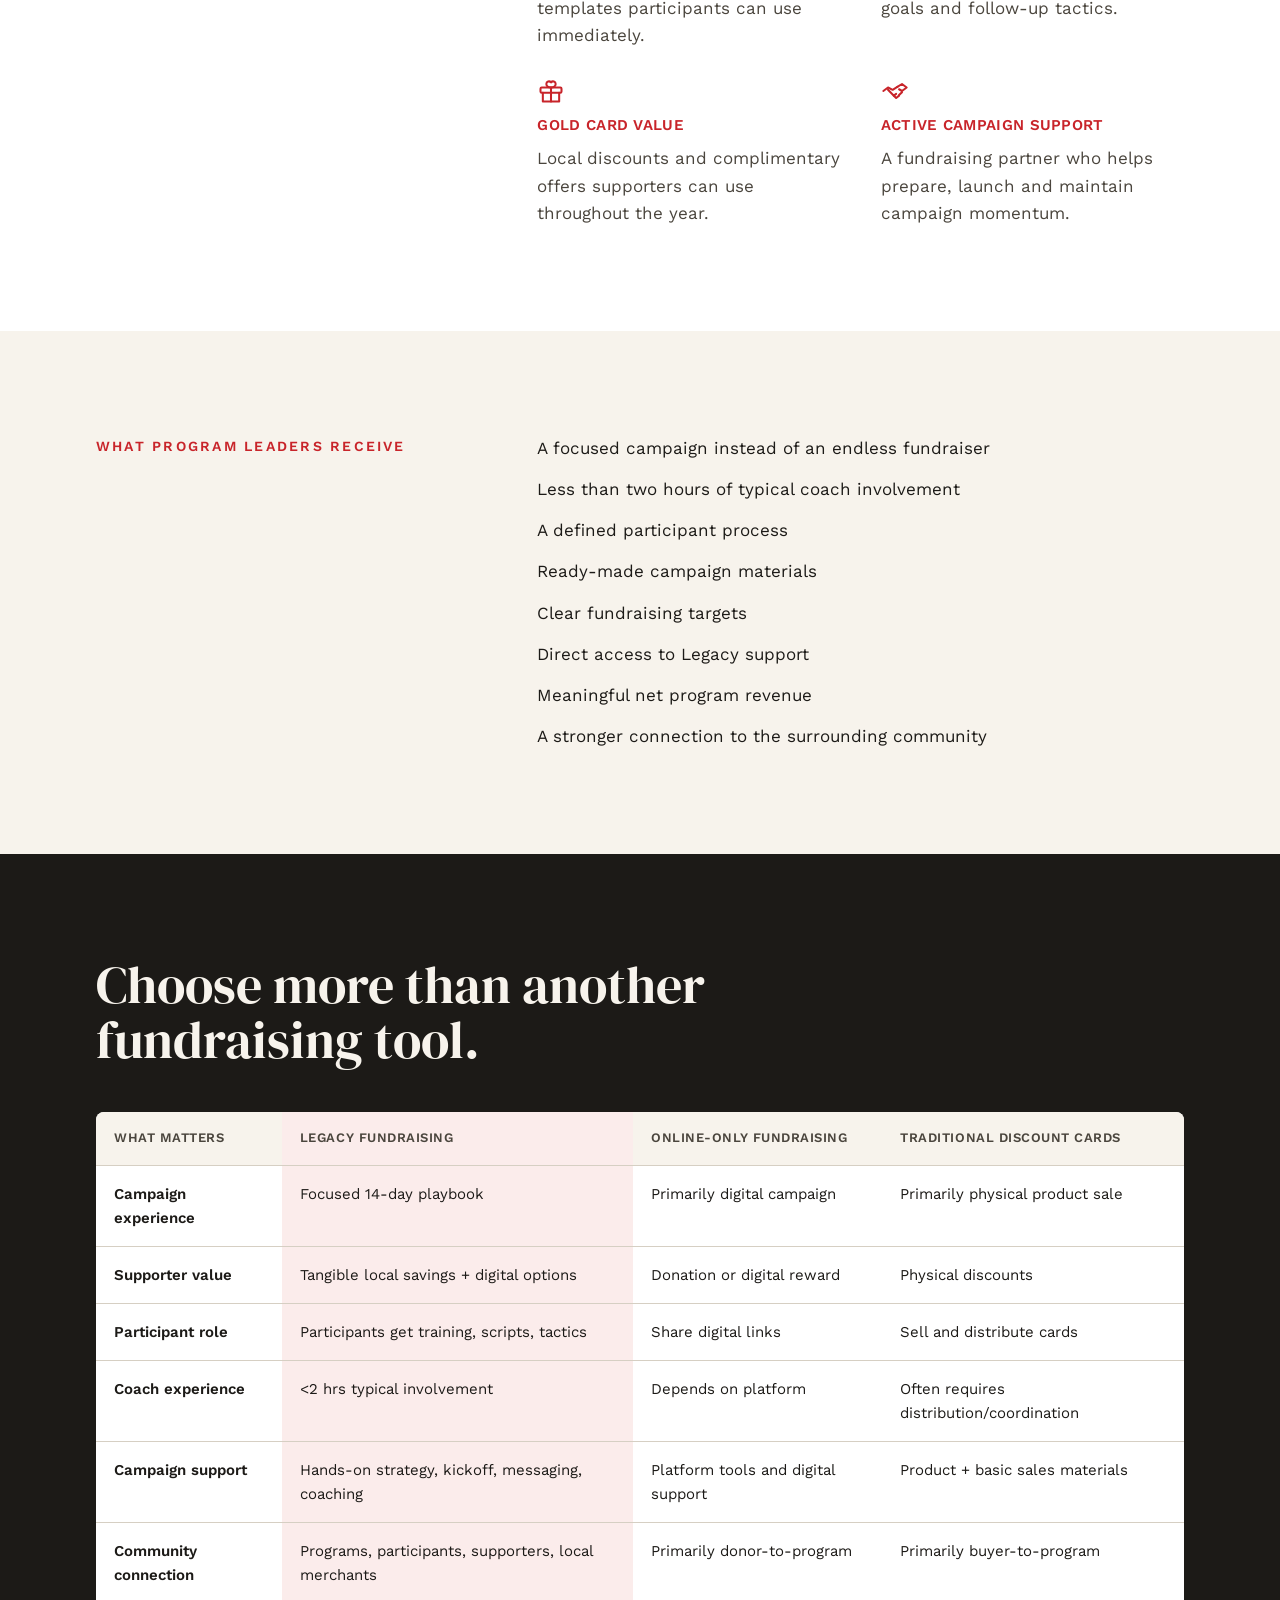
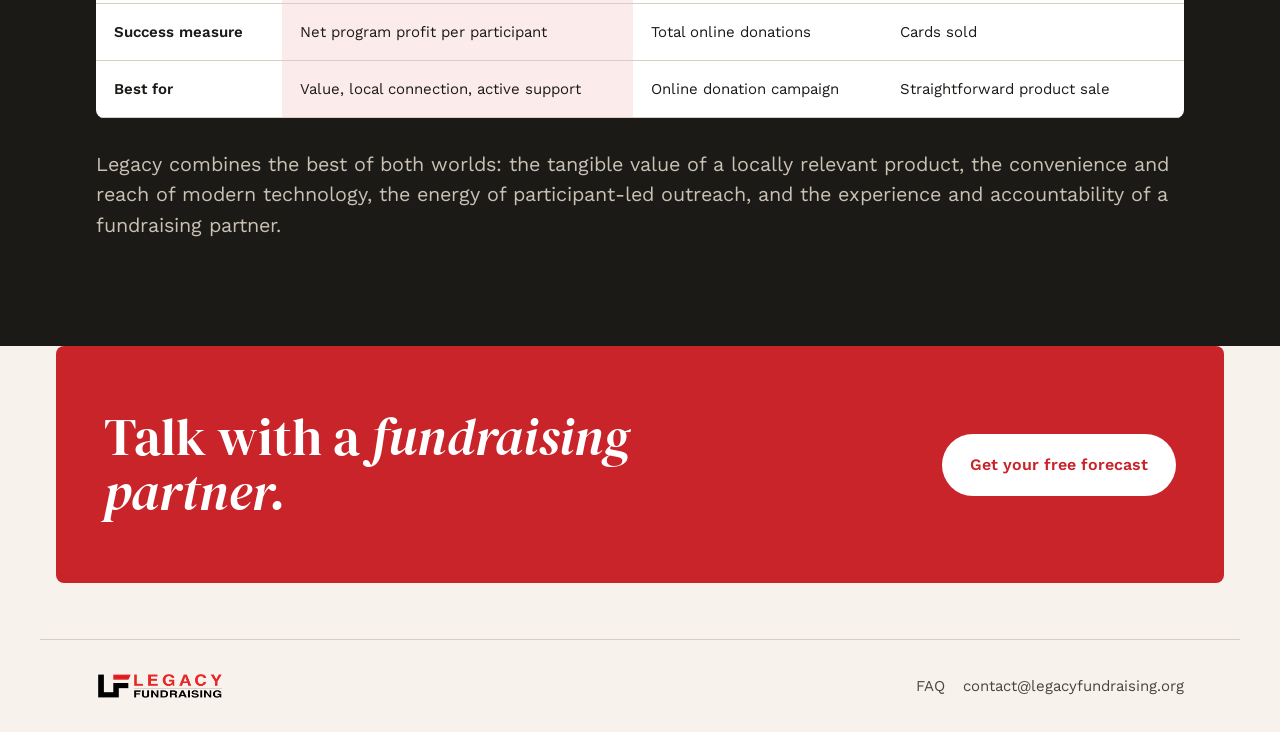
<file: why-legacy.html>
<!DOCTYPE html>
<html lang="en">
<head>
<meta charset="UTF-8">
<meta name="viewport" content="width=device-width, initial-scale=1.0">
<title>Why Legacy | Legacy Fundraising</title>
<meta name="description" content="A fundraising partner, not another platform to manage. What your program receives, what leaders receive, and how Legacy compares to other fundraising approaches.">
<meta property="og:title" content="Why Legacy | Legacy Fundraising">
<meta property="og:description" content="A fundraising partner, not another platform to manage.">
<meta property="og:type" content="website">
<link rel="icon" href="assets/favicon.svg" type="image/svg+xml">
<link rel="stylesheet" href="css/styles.css">
</head>
<body>

<header class="site-header">
  <div class="header-inner">
    <a href="index.html" aria-label="Legacy Fundraising home">
      <img src="assets/logo-horizontal.png" alt="Legacy Fundraising" class="logo-img dark-logo">
      <img src="assets/logo-horizontal.png" alt="Legacy Fundraising" class="logo-img light-logo">
    </a>
    <div class="site-nav">
      <button class="nav-toggle" data-nav-toggle aria-expanded="false" aria-controls="nav-menu" aria-label="Toggle menu">
        <span></span><span></span><span></span>
      </button>
      <ul class="nav-menu" id="nav-menu" data-nav-menu>
        <li><a href="how-it-works.html">How It Works</a></li>
        <li><a href="why-legacy.html">Why Legacy</a></li>
        <li><a href="gold-cards.html">Gold Cards</a></li>
        <li><a href="for-programs.html">For Programs</a></li>
        <li><a href="for-businesses.html">For Businesses</a></li>
        <li><a href="about.html">About</a></li>
        <li><a href="forecast.html" class="btn btn--primary btn--sm">Get your forecast</a></li>
      </ul>
    </div>
  </div>
</header>

<section class="page-hero">
  <div class="container stack">
    <div class="eyebrow">Why Legacy</div>
    <h1>A fundraising partner&mdash;not another platform to manage.</h1>
    <p class="lede">Technology can help a campaign reach more people. But technology alone does not create participation, confidence, accountability or community connection. Legacy combines modern tools with tangible supporter value and hands-on campaign partnership.</p>
  </div>
</section>

<section class="section">
  <div class="container">
    <div class="section-head max">
      <h2>More than a product. More than a platform.</h2>
    </div>
    <div class="feature-grid">
      <div class="feature">
        <svg class="icon" viewBox="0 0 24 24" fill="none" stroke="currentColor" stroke-width="1.75" stroke-linecap="round" stroke-linejoin="round" aria-hidden="true"><rect x="3" y="9" width="18" height="4.5" rx="1"/><path d="M5 13.5V21h14v-7.5"/><path d="M12 9V21"/><path d="M12 9C9.5 9 8 7.5 8 6a2.25 2.25 0 0 1 4-1.4A2.25 2.25 0 0 1 16 6c0 1.5-1.5 3-4 3Z"/></svg>
        <div class="feature-title">Tangible value for supporters</div>
        <p class="feature-body">Gold Cards feature local discounts, complimentary offers and savings supporters can use long after the campaign ends.</p>
      </div>
      <div class="feature">
        <svg class="icon" viewBox="0 0 24 24" fill="none" stroke="currentColor" stroke-width="1.75" stroke-linecap="round" stroke-linejoin="round" aria-hidden="true"><path d="M12 6c-2-1.5-5-2-8-1v13c3-1 6-.5 8 1 2-1.5 5-2 8-1V5c-3-1-6-.5-8 1Z"/><path d="M12 6v13"/></svg>
        <div class="feature-title">A proven playbook for participants</div>
        <p class="feature-body">Participants receive messaging, sales tactics, sharing tools, goals and practical training&mdash;not simply a stack of cards or a fundraising link.</p>
      </div>
      <div class="feature">
        <svg class="icon" viewBox="0 0 24 24" fill="none" stroke="currentColor" stroke-width="1.75" stroke-linecap="round" stroke-linejoin="round" aria-hidden="true"><path d="M2 12l4-3 4 2 4-2.5"/><path d="M14 8.5 18 6l4 3-4 3-2.5-1.5"/><path d="M6 11l5 5 2-1.5"/><path d="M11 16l2 2 2.5-2"/><path d="M15.5 15.5 18 13"/></svg>
        <div class="feature-title">A real partner for leaders</div>
        <p class="feature-body">Legacy provides the strategy, technology and active campaign support so coaches and volunteers do not have to invent or administer the fundraiser themselves.</p>
      </div>
      <div class="feature">
        <svg class="icon" viewBox="0 0 24 24" fill="none" stroke="currentColor" stroke-width="1.75" stroke-linecap="round" stroke-linejoin="round" aria-hidden="true"><path d="M12 20.5s-7.5-4.6-9.5-9A5 5 0 0 1 12 6a5 5 0 0 1 9.5 5.5c-2 4.4-9.5 9-9.5 9Z"/></svg>
        <div class="feature-title">A stronger community connection</div>
        <p class="feature-body">Participants engage the people around them. Local businesses gain visibility and customers. Supporters receive value. Programs fund opportunities for students.</p>
      </div>
    </div>
  </div>
</section>

<section class="section section--card" style="background:var(--card);">
  <div class="container">
    <div class="two-col">
      <div class="section-head" style="margin-bottom:0;">
        <div class="eyebrow">What your program receives</div>
      </div>
      <div class="feature-grid">
        <div class="feature"><svg class="icon" viewBox="0 0 24 24" fill="none" stroke="currentColor" stroke-width="1.75" stroke-linecap="round" stroke-linejoin="round" aria-hidden="true"><circle cx="12" cy="12" r="8.5"/><circle cx="12" cy="12" r="5"/><circle cx="12" cy="12" r="1.5" fill="currentColor" stroke="none"/></svg><div class="feature-title">Campaign strategy</div><p class="feature-body">A clear goal, participant plan and defined 14-day timeline.</p></div>
        <div class="feature"><svg class="icon" viewBox="0 0 24 24" fill="none" stroke="currentColor" stroke-width="1.75" stroke-linecap="round" stroke-linejoin="round" aria-hidden="true"><rect x="7" y="2.5" width="10" height="19" rx="2"/><path d="M11 18.5h2"/></svg><div class="feature-title">Technology</div><p class="feature-body">Digital support and sharing options that extend your campaign beyond face-to-face conversations.</p></div>
        <div class="feature"><svg class="icon" viewBox="0 0 24 24" fill="none" stroke="currentColor" stroke-width="1.75" stroke-linecap="round" stroke-linejoin="round" aria-hidden="true"><path d="M3 10v4a1 1 0 0 0 1 1h2l10 4V5L6 9H4a1 1 0 0 0-1 1Z"/><path d="M19 9.5a4 4 0 0 1 0 5"/></svg><div class="feature-title">Ready-to-use messaging</div><p class="feature-body">Email, text, social and conversation templates participants can use immediately.</p></div>
        <div class="feature"><svg class="icon" viewBox="0 0 24 24" fill="none" stroke="currentColor" stroke-width="1.75" stroke-linecap="round" stroke-linejoin="round" aria-hidden="true"><path d="M12 6c-2-1.5-5-2-8-1v13c3-1 6-.5 8 1 2-1.5 5-2 8-1V5c-3-1-6-.5-8 1Z"/><path d="M12 6v13"/></svg><div class="feature-title">Participant training</div><p class="feature-body">Practical sales skills, talking points, goals and follow-up tactics.</p></div>
        <div class="feature"><svg class="icon" viewBox="0 0 24 24" fill="none" stroke="currentColor" stroke-width="1.75" stroke-linecap="round" stroke-linejoin="round" aria-hidden="true"><rect x="3" y="9" width="18" height="4.5" rx="1"/><path d="M5 13.5V21h14v-7.5"/><path d="M12 9V21"/><path d="M12 9C9.5 9 8 7.5 8 6a2.25 2.25 0 0 1 4-1.4A2.25 2.25 0 0 1 16 6c0 1.5-1.5 3-4 3Z"/></svg><div class="feature-title">Gold Card value</div><p class="feature-body">Local discounts and complimentary offers supporters can use throughout the year.</p></div>
        <div class="feature"><svg class="icon" viewBox="0 0 24 24" fill="none" stroke="currentColor" stroke-width="1.75" stroke-linecap="round" stroke-linejoin="round" aria-hidden="true"><path d="M2 12l4-3 4 2 4-2.5"/><path d="M14 8.5 18 6l4 3-4 3-2.5-1.5"/><path d="M6 11l5 5 2-1.5"/><path d="M11 16l2 2 2.5-2"/><path d="M15.5 15.5 18 13"/></svg><div class="feature-title">Active campaign support</div><p class="feature-body">A fundraising partner who helps prepare, launch and maintain campaign momentum.</p></div>
      </div>
    </div>
  </div>
</section>

<section class="section">
  <div class="container two-col">
    <div class="section-head" style="margin-bottom:0;">
      <div class="eyebrow">What program leaders receive</div>
    </div>
    <ul class="stack" style="gap:14px;">
      <li>A focused campaign instead of an endless fundraiser</li>
      <li>Less than two hours of typical coach involvement</li>
      <li>A defined participant process</li>
      <li>Ready-made campaign materials</li>
      <li>Clear fundraising targets</li>
      <li>Direct access to Legacy support</li>
      <li>Meaningful net program revenue</li>
      <li>A stronger connection to the surrounding community</li>
    </ul>
  </div>
</section>

<section class="section section--dark">
  <div class="container stack">
    <div class="section-head max" style="margin-bottom:24px;">
      <h2>Choose more than another fundraising tool.</h2>
    </div>
    <div class="table-wrap">
      <table class="compare">
        <thead>
          <tr>
            <th>What matters</th>
            <th class="is-legacy">Legacy Fundraising</th>
            <th>Online-only fundraising</th>
            <th>Traditional discount cards</th>
          </tr>
        </thead>
        <tbody>
          <tr><th>Campaign experience</th><td class="is-legacy">Focused 14-day playbook</td><td>Primarily digital campaign</td><td>Primarily physical product sale</td></tr>
          <tr><th>Supporter value</th><td class="is-legacy">Tangible local savings + digital options</td><td>Donation or digital reward</td><td>Physical discounts</td></tr>
          <tr><th>Participant role</th><td class="is-legacy">Participants get training, scripts, tactics</td><td>Share digital links</td><td>Sell and distribute cards</td></tr>
          <tr><th>Coach experience</th><td class="is-legacy">&lt;2 hrs typical involvement</td><td>Depends on platform</td><td>Often requires distribution/coordination</td></tr>
          <tr><th>Campaign support</th><td class="is-legacy">Hands-on strategy, kickoff, messaging, coaching</td><td>Platform tools and digital support</td><td>Product + basic sales materials</td></tr>
          <tr><th>Community connection</th><td class="is-legacy">Programs, participants, supporters, local merchants</td><td>Primarily donor-to-program</td><td>Primarily buyer-to-program</td></tr>
          <tr><th>Success measure</th><td class="is-legacy">Net program profit per participant</td><td>Total online donations</td><td>Cards sold</td></tr>
          <tr><th>Best for</th><td class="is-legacy">Value, local connection, active support</td><td>Online donation campaign</td><td>Straightforward product sale</td></tr>
        </tbody>
      </table>
    </div>
    <p class="lede" style="color:#c9c1b4;margin-top:12px;">Legacy combines the best of both worlds: the tangible value of a locally relevant product, the convenience and reach of modern technology, the energy of participant-led outreach, and the experience and accountability of a fundraising partner.</p>
  </div>
</section>

<div class="cta-band">
  <h2>Talk with a <span class="italic">fundraising partner.</span></h2>
  <a href="forecast.html" class="btn btn--white">Get your free forecast</a>
</div>

<footer class="site-footer">
  <a href="index.html"><img src="assets/logo-horizontal.png" alt="Legacy Fundraising" style="height:28px;"></a>
  <div class="footer-links">
    <a href="faq.html">FAQ</a>
    <a href="mailto:contact@legacyfundraising.org">contact@legacyfundraising.org</a>
  </div>
</footer>

<script src="js/main.js"></script>
</body>
</html>
</file>
<file: css/styles.css>
/* ==========================================================================
   Legacy Fundraising — design tokens (from design handoff, "Hometown" 2a)
   ========================================================================== */

@import url('https://fonts.googleapis.com/css2?family=DM+Serif+Display:ital@0;1&family=Work+Sans:wght@400;500;600&display=swap');

:root{
  /* color */
  --paper:#F7F3EC;
  --card:#FFFFFF;
  --ink:#1C1A17;
  --muted:#4A453D;
  --hairline:#D6CFC3;
  --red:#C8242A;
  --red-dark:#A81E23;
  --gold:#CBAE6E; /* fallback for browsers without oklch */
  --gold-ink:#1C1A17;
  --dark-band:#1C1A17;
  --paper-on-dark:#F7F3EC;

  /* type */
  --font-serif:'DM Serif Display', Georgia, 'Times New Roman', serif;
  --font-sans:'Work Sans', -apple-system, BlinkMacSystemFont, 'Segoe UI', sans-serif;

  /* layout */
  --container:1200px;
  --gutter:56px;
  --section-pad:104px;
  --radius:8px;
  --radius-pill:999px;
}

@supports (color: oklch(0.5 0.1 85)){
  :root{ --gold: oklch(0.82 0.11 85); }
}

@media (max-width:900px){
  :root{ --gutter:24px; --section-pad:64px; }
}
@media (max-width:560px){
  :root{ --gutter:18px; --section-pad:48px; }
}

/* ==========================================================================
   Reset / base
   ========================================================================== */
*,*::before,*::after{ box-sizing:border-box; }
html{ scroll-behavior:smooth; }
body{
  margin:0;
  background:var(--paper);
  color:var(--ink);
  font-family:var(--font-sans);
  font-size:17px;
  line-height:1.6;
  -webkit-font-smoothing:antialiased;
}
img{ max-width:100%; display:block; }
a{ color:inherit; }
h1,h2,h3,h4{ font-family:var(--font-serif); font-weight:400; margin:0; }
p{ margin:0; }
ul{ margin:0; padding:0; list-style:none; }
button{ font-family:inherit; cursor:pointer; }
.container{
  max-width:var(--container);
  margin:0 auto;
  padding-left:var(--gutter);
  padding-right:var(--gutter);
}
.sr-only{
  position:absolute; width:1px; height:1px; padding:0; margin:-1px;
  overflow:hidden; clip:rect(0,0,0,0); white-space:nowrap; border:0;
}

/* ==========================================================================
   Type scale
   ========================================================================== */
h1, .h1{ font-size:clamp(2.5rem, 2rem + 3.2vw, 6rem); line-height:1.02; letter-spacing:-.01em; }
h2, .h2{ font-size:clamp(2rem, 1.5rem + 2.2vw, 3.5rem); line-height:1.05; }
h3, .h3{ font-size:clamp(1.5rem, 1.3rem + 0.9vw, 1.875rem); line-height:1.1; }
.eyebrow{
  font-size:14px; font-weight:600; letter-spacing:.16em; text-transform:uppercase;
  color:var(--red);
}
.lede{ font-size:clamp(1.05rem,1rem + .3vw,1.3125rem); line-height:1.55; color:var(--muted); }
.italic{ font-style:italic; }
.text-red{ color:var(--red); }
.text-gold{ color:var(--gold); }

/* ==========================================================================
   Buttons
   ========================================================================== */
.btn{
  display:inline-flex; align-items:center; justify-content:center; gap:8px;
  border-radius:var(--radius-pill);
  padding:16px 26px;
  font-weight:600; font-size:16px;
  text-decoration:none; border:2px solid transparent;
  transition:transform .15s ease, background-color .15s ease, color .15s ease, border-color .15s ease;
  white-space:nowrap;
}
.btn:hover{ transform:translateY(-1px); }
.btn--primary{ background:var(--red); color:#fff; }
.btn--primary:hover{ background:var(--red-dark); }
.btn--dark{ background:var(--ink); color:var(--paper); }
.btn--dark:hover{ background:#000; }
.btn--white{ background:#fff; color:var(--red); }
.btn--white:hover{ background:#fff2f2; }
.btn--gold{ background:var(--gold); color:var(--gold-ink); }
.btn--outline-dark{ border-color:var(--ink); color:var(--ink); background:transparent; }
.btn--outline-white{ border-color:#fff; color:#fff; background:transparent; }
.btn--sm{ padding:10px 18px; font-size:14px; }
.link-underline{
  display:inline-flex; align-items:center; gap:8px;
  font-weight:600; border-bottom:2px solid currentColor; padding-bottom:6px;
  text-decoration:none;
}

/* ==========================================================================
   Header / Nav
   ========================================================================== */
.site-header{
  position:sticky; top:0; z-index:50;
  background:var(--paper);
  border-bottom:1px solid var(--hairline);
}
.site-header--on-hero{
  position:absolute; top:0; left:0; right:0;
  background:transparent; border-bottom:none;
}
.header-inner{
  max-width:var(--container); margin:0 auto; padding:20px var(--gutter);
  display:flex; align-items:center; justify-content:space-between;
}
.logo-img{ height:34px; width:auto; }
.logo-img.dark-logo{ display:block; }
.logo-img.light-logo{
  display:none;
  /* No dedicated reversed-color logo file yet — render the real logo as a
     solid white silhouette for use on the dark hero. Swap for a real
     assets/logo-horizontal-white.png and drop this filter once you have one. */
  filter:brightness(0) invert(1);
}
.site-header--on-hero .logo-img.dark-logo{ display:none; }
.site-header--on-hero .logo-img.light-logo{ display:block; }

.site-nav{ display:flex; align-items:center; }
.nav-menu{
  display:flex; align-items:center; gap:26px;
  font-size:15px; font-weight:500;
}
.nav-menu a:not(.btn){ text-decoration:none; }
.nav-menu a:not(.btn):hover{ color:var(--red); }
.site-header--on-hero .nav-menu{ color:#f1ebe1; }
.site-header--on-hero .nav-menu a:not(.btn):hover{ color:var(--gold); }

.nav-toggle{
  display:none; background:none; border:none; padding:6px; width:40px; height:40px;
  flex-direction:column; align-items:center; justify-content:center; gap:5px;
}
.nav-toggle span{ display:block; width:22px; height:2px; background:currentColor; }

@media (max-width:900px){
  .nav-toggle{ display:flex; }
  .site-nav{ position:relative; }
  .nav-menu{
    position:absolute; top:52px; right:0; left:auto;
    background:var(--card); color:var(--ink);
    flex-direction:column; align-items:flex-start; gap:0;
    border:1px solid var(--hairline); border-radius:var(--radius);
    box-shadow:0 16px 40px rgba(0,0,0,.14);
    min-width:240px; padding:8px;
    display:none;
  }
  .nav-menu.is-open{ display:flex; }
  .nav-menu li{ width:100%; }
  .nav-menu li a:not(.btn){ display:block; padding:12px 14px; width:100%; border-radius:6px; }
  .nav-menu li a:not(.btn):hover{ background:var(--paper); }
  .nav-menu li:last-child{ padding:8px 6px 4px; }
  .nav-menu li:last-child a.btn{ display:flex; width:100%; }
  .site-header--on-hero .nav-menu{ color:var(--ink); }
}

/* ==========================================================================
   Hero (home only)
   ========================================================================== */
.hero{
  position:relative;
  min-height:760px;
  /* Reserves real flow-space for the absolutely-positioned header below,
     so a tall headline (large clamp() size on a wide-but-short viewport)
     is pushed down instead of rendering underneath the nav. */
  padding-top:120px;
  display:flex; flex-direction:column;
  background:
    linear-gradient(180deg, rgba(20,18,16,.55) 0%, rgba(20,18,16,.15) 35%, rgba(20,18,16,.9) 100%),
    repeating-linear-gradient(135deg,#2a2622 0 14px,#322d28 14px 28px);
  background-blend-mode:normal;
  color:#fff;
  overflow:hidden;
}
.hero-body{
  position:relative; margin-top:auto;
  max-width:980px;
  padding:0 var(--gutter) 56px;
  display:flex; flex-direction:column; gap:22px;
}
.hero-body p{ max-width:620px; color:#e9e2d6; }
.hero-ctas{ display:flex; flex-wrap:wrap; gap:14px 22px; align-items:center; margin-top:4px; }
.hero-support{
  position:relative; padding:0 var(--gutter) 0; margin-top:-8px;
  font-size:14px; color:#c9c1b4;
}

.stat-bar{
  position:relative;
  margin:28px var(--gutter) 0;
  border-top:1px solid rgba(255,255,255,.35);
  display:grid; grid-template-columns:repeat(4,1fr);
}
.stat-bar .stat{ padding:24px 24px 32px 0; display:flex; flex-direction:column; gap:4px; }
.stat-bar .stat + .stat{ padding-left:24px; }
.stat-num{ font-family:var(--font-serif); font-size:clamp(1.75rem,1.4rem + 1.4vw,2.5rem); line-height:1; }
.stat-label{ font-size:14px; color:#d9d1c4; }

@media (max-width:760px){
  .hero{ min-height:640px; }
  .stat-bar{ grid-template-columns:repeat(2,1fr); }
  .stat-bar .stat{ padding:20px 16px 20px 0; }
}

/* ==========================================================================
   Sections
   ========================================================================== */
.section{ padding:var(--section-pad) 0; }
.section--dark{ background:var(--dark-band); color:var(--paper-on-dark); }
.section--card{ background:var(--card); }
.section-head{ display:flex; flex-direction:column; gap:14px; margin-bottom:48px; }
.section-head.max{ max-width:760px; }

.two-col{
  display:grid; grid-template-columns:4fr 7fr; gap:72px; align-items:start;
}
@media (max-width:900px){
  .two-col{ grid-template-columns:1fr; gap:32px; }
}

/* Steps grid (How it works summary) */
.steps-grid{ display:grid; grid-template-columns:1fr 1fr; gap:44px 48px; }
.step{ display:flex; flex-direction:column; gap:10px; }
.step-num{ font-family:var(--font-serif); font-size:22px; color:var(--red); }
.step-title{ font-family:var(--font-serif); font-size:clamp(1.375rem,1.2rem + .6vw,1.875rem); line-height:1.1; }
.step-body{ color:var(--muted); }
@media (max-width:640px){ .steps-grid{ grid-template-columns:1fr; } }

/* Process page (How It Works) — numbered phases */
.phase{
  display:grid; grid-template-columns:120px 1fr; gap:32px;
  padding:48px 0; border-top:1px solid var(--hairline);
}
.phase:last-child{ border-bottom:1px solid var(--hairline); }
.phase-num{ font-family:var(--font-serif); font-size:44px; color:var(--red); line-height:1; }
.phase-title{ font-family:var(--font-serif); font-size:clamp(1.5rem,1.3rem + .8vw,2.25rem); margin-bottom:14px; }
.phase ul{ display:flex; flex-direction:column; gap:8px; margin-top:14px; }
.phase li{ color:var(--muted); padding-left:22px; position:relative; }
.phase li::before{ content:"—"; position:absolute; left:0; color:var(--red); }
@media (max-width:640px){ .phase{ grid-template-columns:1fr; gap:12px; } }

/* Icons */
.icon{
  width:28px; height:28px; flex:none; display:block;
  color:var(--red);
}
.icon--lg{ width:34px; height:34px; }
.flywheel-num .icon{ width:20px; height:20px; color:#fff; stroke-width:2.25; }
.split-item .icon{ margin-bottom:14px; }
.phase-icon-col{ display:flex; flex-direction:column; gap:14px; align-items:flex-start; }

/* Cards */
.card{
  background:var(--card); border-radius:var(--radius);
  padding:28px; display:flex; flex-direction:column; gap:10px;
}
.card-title{ font-family:var(--font-serif); font-size:28px; }
.card-body{ color:var(--muted); font-size:16px; line-height:1.55; }
.card-link{ margin-top:auto; padding-top:8px; color:var(--red); font-weight:600; text-decoration:none; }
.card-link:hover{ text-decoration:underline; }
.card--gold{ background:var(--gold); color:var(--gold-ink); }
.card--gold .card-body{ color:#3a352e; }
.card--gold .card-link{ color:var(--ink); }
.card--gold .icon{ color:var(--ink); }

.card-grid{ display:grid; grid-template-columns:repeat(4,1fr); gap:16px; }
@media (max-width:900px){ .card-grid{ grid-template-columns:1fr 1fr; } }
@media (max-width:560px){ .card-grid{ grid-template-columns:1fr; } }

.feature-grid{ display:grid; grid-template-columns:repeat(2,1fr); gap:28px 40px; }
@media (max-width:700px){ .feature-grid{ grid-template-columns:1fr; } }
.feature{ display:flex; flex-direction:column; gap:8px; }
.feature-title{ font-weight:600; font-size:15px; letter-spacing:.02em; text-transform:uppercase; color:var(--red); }
.feature-body{ color:var(--muted); }

/* Flywheel (About page) */
.flywheel-grid{ display:grid; grid-template-columns:repeat(4,1fr); gap:36px; }
@media (max-width:900px){ .flywheel-grid{ grid-template-columns:1fr 1fr; } }
@media (max-width:560px){ .flywheel-grid{ grid-template-columns:1fr; } }
.flywheel-num{
  width:44px; height:44px; border-radius:50%; background:var(--red); color:#fff;
  display:flex; align-items:center; justify-content:center;
  font-family:var(--font-serif); font-size:22px; margin-bottom:12px;
}
.flywheel-title{ font-family:var(--font-serif); font-size:26px; margin-bottom:8px; }
.flywheel-body{ color:var(--muted); }
.flywheel-close{
  font-family:var(--font-serif); font-style:italic; font-size:clamp(1.25rem,1.1rem + .6vw,2.125rem);
  color:var(--red); text-align:center; padding-top:24px;
}

/* Audience / for-x split list */
.split-list{ display:grid; grid-template-columns:1fr 1fr; border-top:1px solid var(--ink); }
.split-item{
  display:flex; justify-content:space-between; gap:24px;
  padding:32px; border-bottom:1px solid var(--hairline);
}
.split-item:nth-child(odd){ border-right:1px solid var(--hairline); padding-left:0; }
.split-item-title{ font-family:var(--font-serif); font-size:30px; margin-bottom:8px; }
.split-item-body{ color:var(--muted); }
.split-item-arrow{ font-size:24px; color:var(--red); flex:none; }
@media (max-width:700px){
  .split-list{ grid-template-columns:1fr; }
  .split-item:nth-child(odd){ border-right:none; padding-left:32px; }
}

/* Profit slider */
.slider-panel{
  background:var(--card); color:var(--ink); border-radius:var(--radius);
  padding:40px; display:flex; flex-direction:column; gap:26px;
}
.slider-row{ display:flex; justify-content:space-between; align-items:baseline; }
.slider-row .label{ font-size:16px; color:var(--muted); }
.slider-row .value{ font-family:var(--font-serif); font-size:40px; }
input[type="range"]{
  -webkit-appearance:none; appearance:none; width:100%; height:4px;
  background:var(--hairline); border-radius:999px; outline:none;
}
input[type="range"]::-webkit-slider-thumb{
  -webkit-appearance:none; appearance:none; width:22px; height:22px; border-radius:50%;
  background:var(--red); cursor:pointer; border:3px solid #fff; box-shadow:0 1px 4px rgba(0,0,0,.3);
}
input[type="range"]::-moz-range-thumb{
  width:22px; height:22px; border-radius:50%; background:var(--red); cursor:pointer;
  border:3px solid #fff; box-shadow:0 1px 4px rgba(0,0,0,.3);
}
.slider-result{ border-top:1px solid var(--hairline); padding-top:22px; display:flex; flex-direction:column; gap:6px; }
.slider-result .label{ font-size:16px; color:var(--muted); }
.slider-result .value{ font-family:var(--font-serif); font-size:clamp(2rem,1.6rem + 1.8vw,3.75rem); line-height:1; color:var(--red); }
.slider-footnote{ font-size:13px; color:#7a7266; line-height:1.5; }

/* Comparison table */
.table-wrap{ overflow-x:auto; border-radius:var(--radius); }
table.compare{
  width:100%; border-collapse:collapse; min-width:640px;
  background:var(--card); color:var(--ink); font-size:15px;
}
table.compare th, table.compare td{
  text-align:left; padding:16px 18px; border-bottom:1px solid var(--hairline);
  vertical-align:top; color:var(--ink);
}
table.compare thead th{
  font-family:var(--font-sans); font-weight:600; font-size:13px; letter-spacing:.04em;
  text-transform:uppercase; color:var(--muted); background:var(--paper);
}
table.compare tbody th{ font-weight:600; }
table.compare td.is-legacy, table.compare th.is-legacy{ background:#fbeceb; }

/* Table (profit — legacy simple stat rows, used sparingly) */
.stat-rows{ display:flex; flex-direction:column; }
.stat-rows .row{
  display:flex; justify-content:space-between; align-items:baseline;
  padding:20px 0; border-top:1px solid var(--hairline);
}
.stat-rows .row:last-of-type{ border-bottom:1px solid var(--hairline); }
.stat-rows .n{ font-family:var(--font-serif); font-size:36px; }
.stat-rows .v{ font-size:22px; font-weight:600; }

/* CTA band */
.cta-band{
  margin:0 var(--gutter) var(--gutter);
  background:var(--red); color:#fff; border-radius:var(--radius);
  padding:64px 48px;
  display:flex; justify-content:space-between; align-items:center; gap:40px; flex-wrap:wrap;
}
.cta-band h2{ max-width:640px; }
@media (max-width:700px){
  .cta-band{ margin:0 var(--gutter) 32px; flex-direction:column; align-items:flex-start; padding:44px 28px; }
}
.cta-band--section{ margin-top:64px; }

/* Footer */
.site-footer{
  max-width:var(--container); margin:0 auto;
  padding:32px var(--gutter); border-top:1px solid var(--hairline);
  display:flex; justify-content:space-between; align-items:center; gap:16px; flex-wrap:wrap;
  font-size:15px; color:var(--muted);
}
.footer-links{ display:flex; gap:18px; flex-wrap:wrap; }
.footer-links a{ text-decoration:none; }
.footer-links a:hover{ color:var(--red); }

/* Inner page hero (non-home pages) */
.page-hero{ padding:64px 0 8px; }
.page-hero .eyebrow{ margin-bottom:14px; }
.page-hero p{ margin-top:18px; max-width:680px; }

/* Forecast form */
.form-grid{
  display:grid; grid-template-columns:1fr 1fr; gap:22px 24px;
}
@media (max-width:700px){ .form-grid{ grid-template-columns:1fr; } }
.field{ display:flex; flex-direction:column; gap:8px; }
.field.full{ grid-column:1 / -1; }
.field label{ font-size:14px; font-weight:600; }
.field .req{ color:var(--red); }
.field input, .field select, .field textarea{
  font-family:inherit; font-size:16px; padding:14px 16px;
  border:1px solid var(--hairline); border-radius:6px; background:#fff; color:var(--ink);
  width:100%;
}
.field input:focus, .field select:focus, .field textarea:focus{
  outline:2px solid var(--red); outline-offset:1px; border-color:var(--red);
}
.field textarea{ resize:vertical; min-height:110px; }
.form-note{ font-size:13px; color:var(--muted); }
.form-status{
  margin-top:22px; padding:18px 20px; border-radius:6px; display:none;
}
.form-status.is-success{ display:block; background:#eaf5ec; color:#1e4d2b; border:1px solid #bfe3c6; }
.form-status.is-error{ display:block; background:#fbeceb; color:#7a1d1d; border:1px solid #f0c2c0; }

/* FAQ accordion */
.faq-list{ display:flex; flex-direction:column; border-top:1px solid var(--hairline); }
.faq-item{ border-bottom:1px solid var(--hairline); }
.faq-q{
  width:100%; background:none; border:none; text-align:left;
  display:flex; justify-content:space-between; align-items:center; gap:20px;
  padding:26px 0; font-family:var(--font-serif); font-size:clamp(1.125rem,1rem + .5vw,1.5rem);
  color:var(--ink);
}
.faq-q .icon{ flex:none; font-size:22px; color:var(--red); transition:transform .2s ease; }
.faq-item.is-open .faq-q .icon{ transform:rotate(45deg); }
.faq-a{ max-height:0; overflow:hidden; transition:max-height .25s ease; }
.faq-a p{ padding:0 0 26px; color:var(--muted); max-width:760px; }

/* Utility */
.stack{ display:flex; flex-direction:column; gap:20px; }
.center{ text-align:center; }
.mt-8{ margin-top:8px; } .mt-16{ margin-top:16px; } .mt-24{ margin-top:24px; } .mt-40{ margin-top:40px; }
</file>
